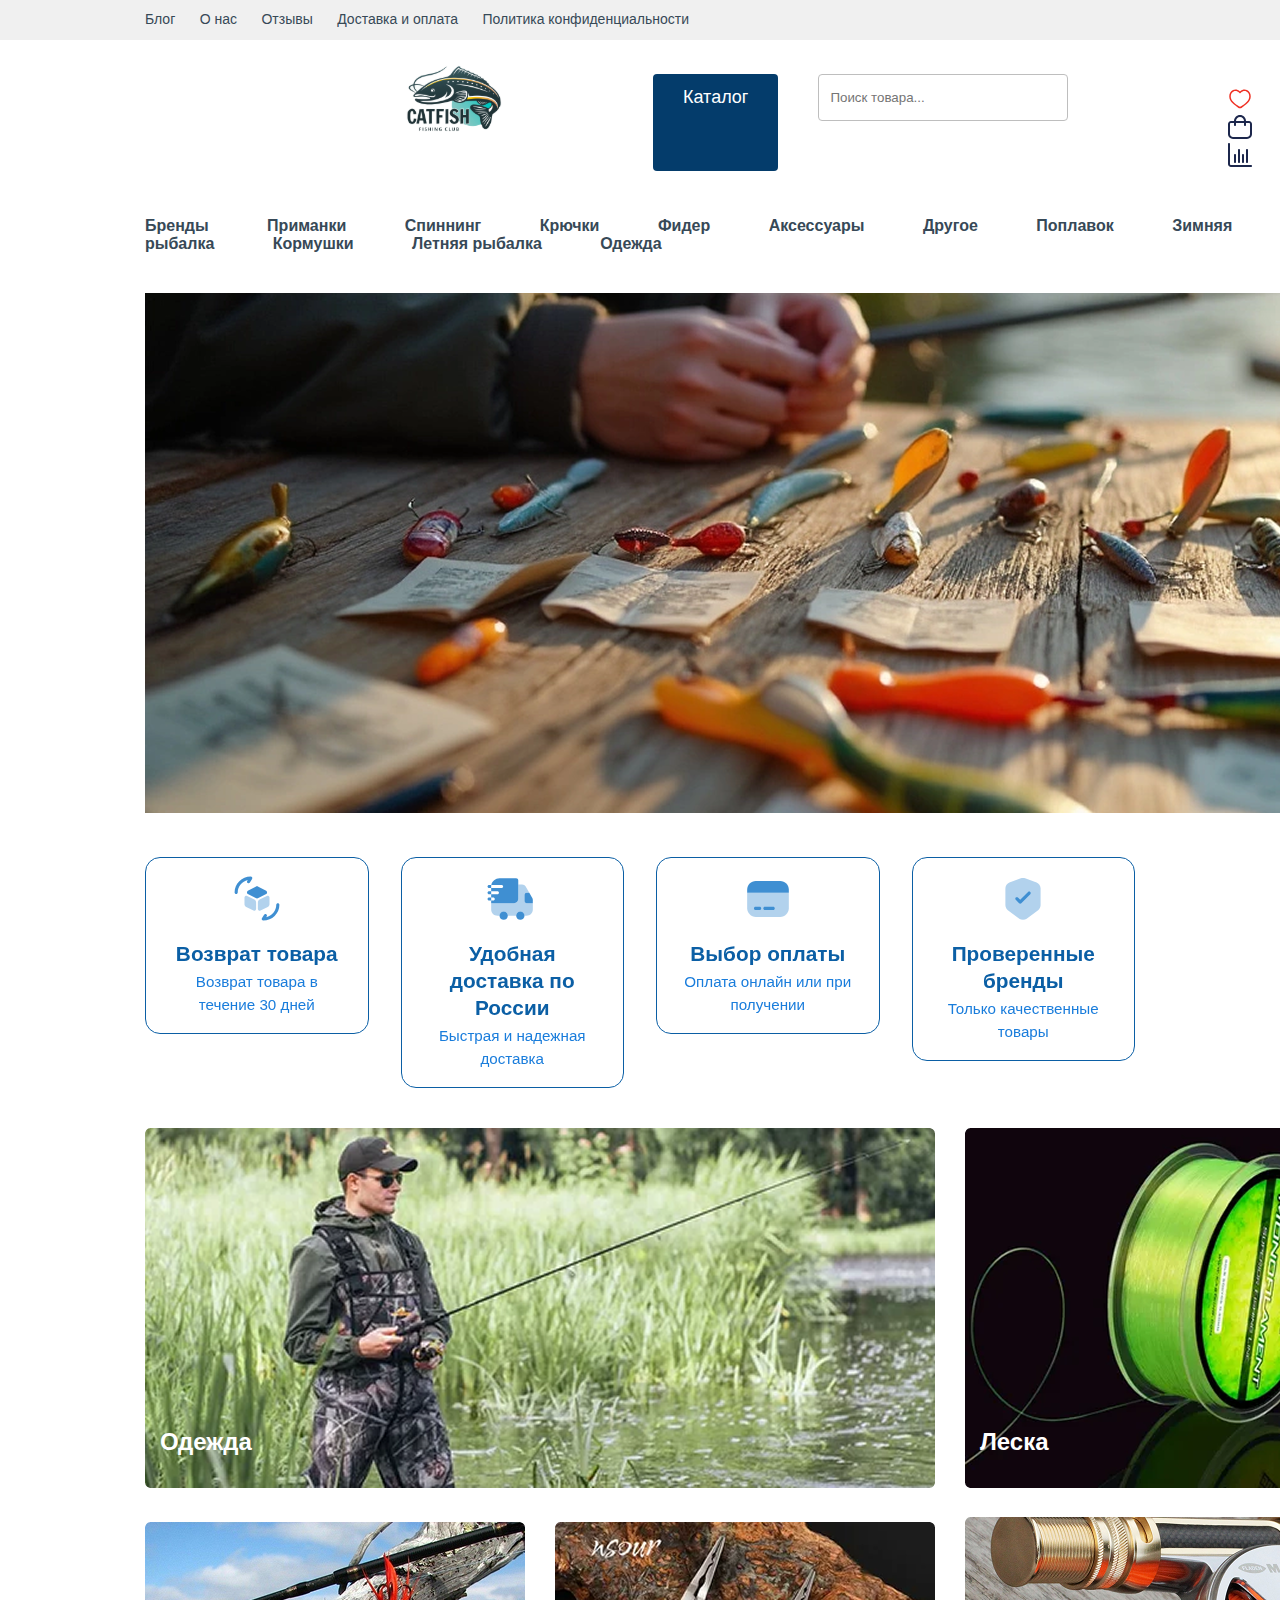
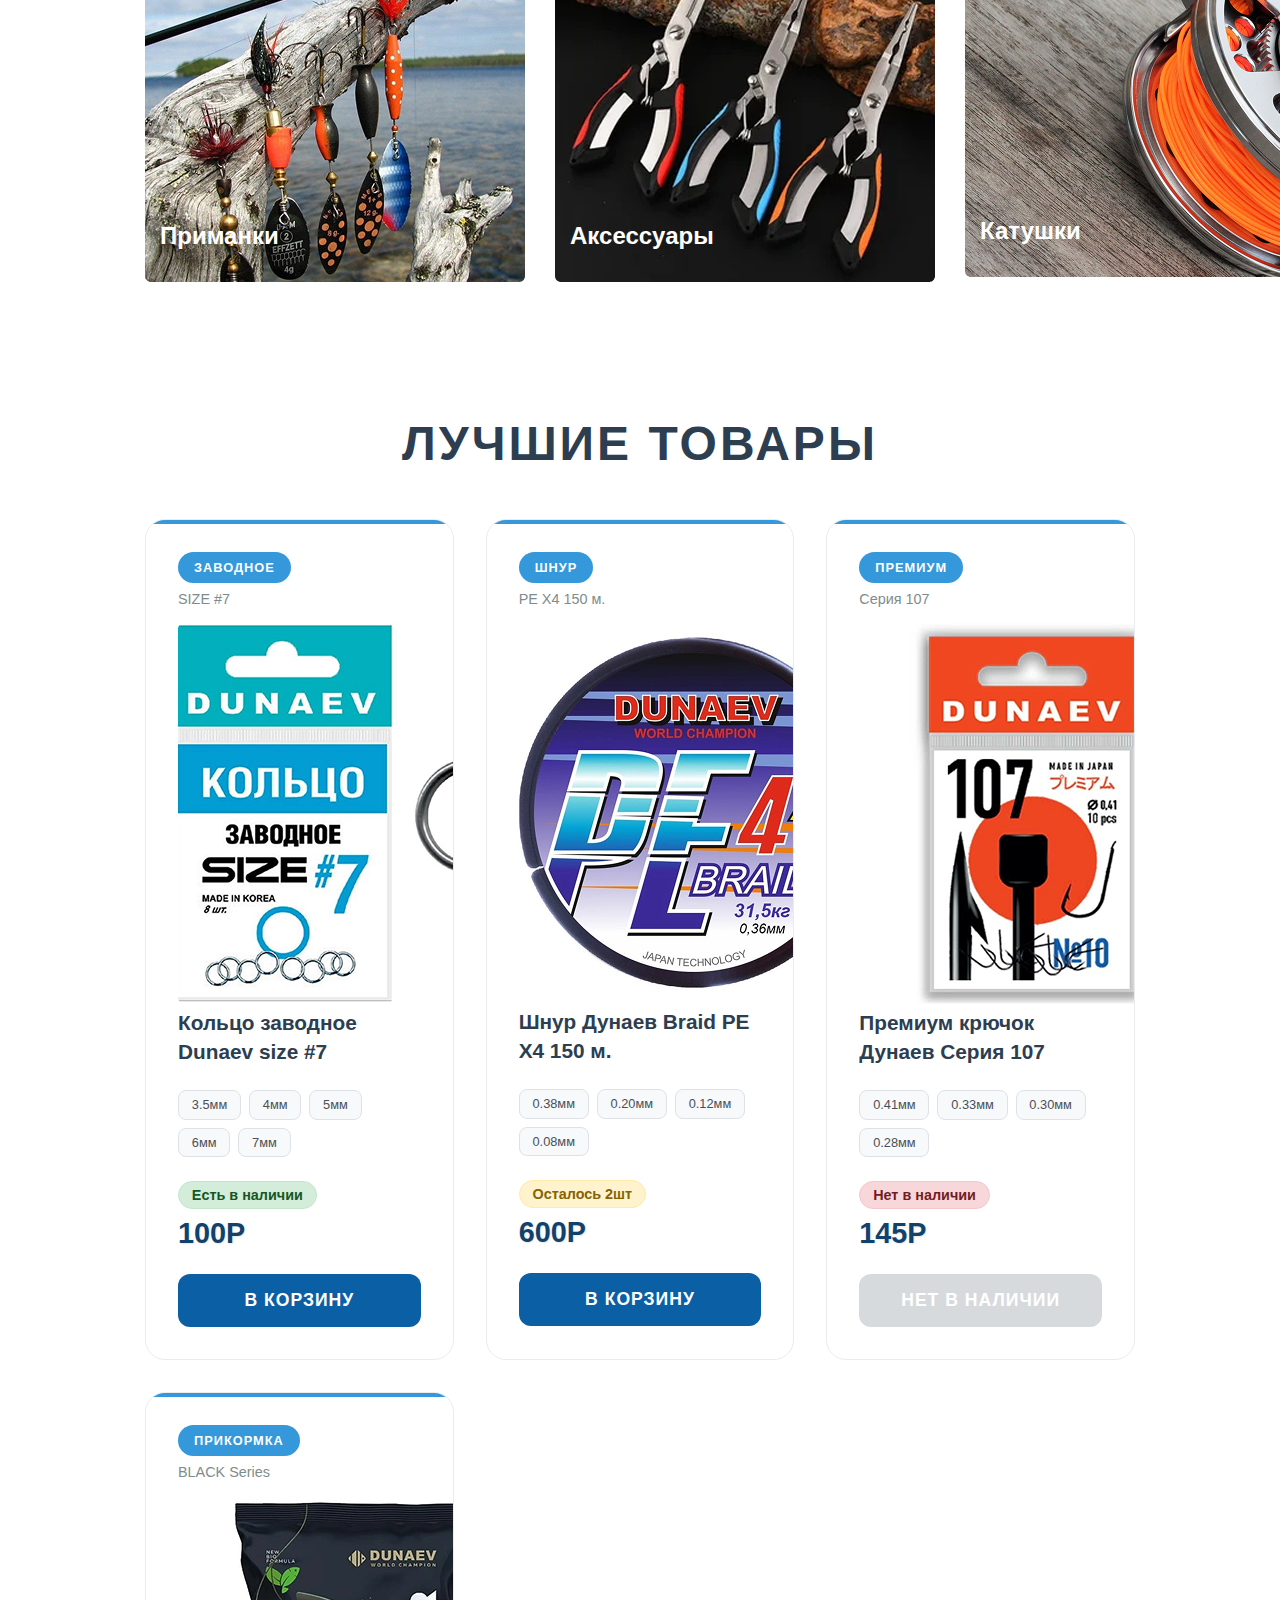
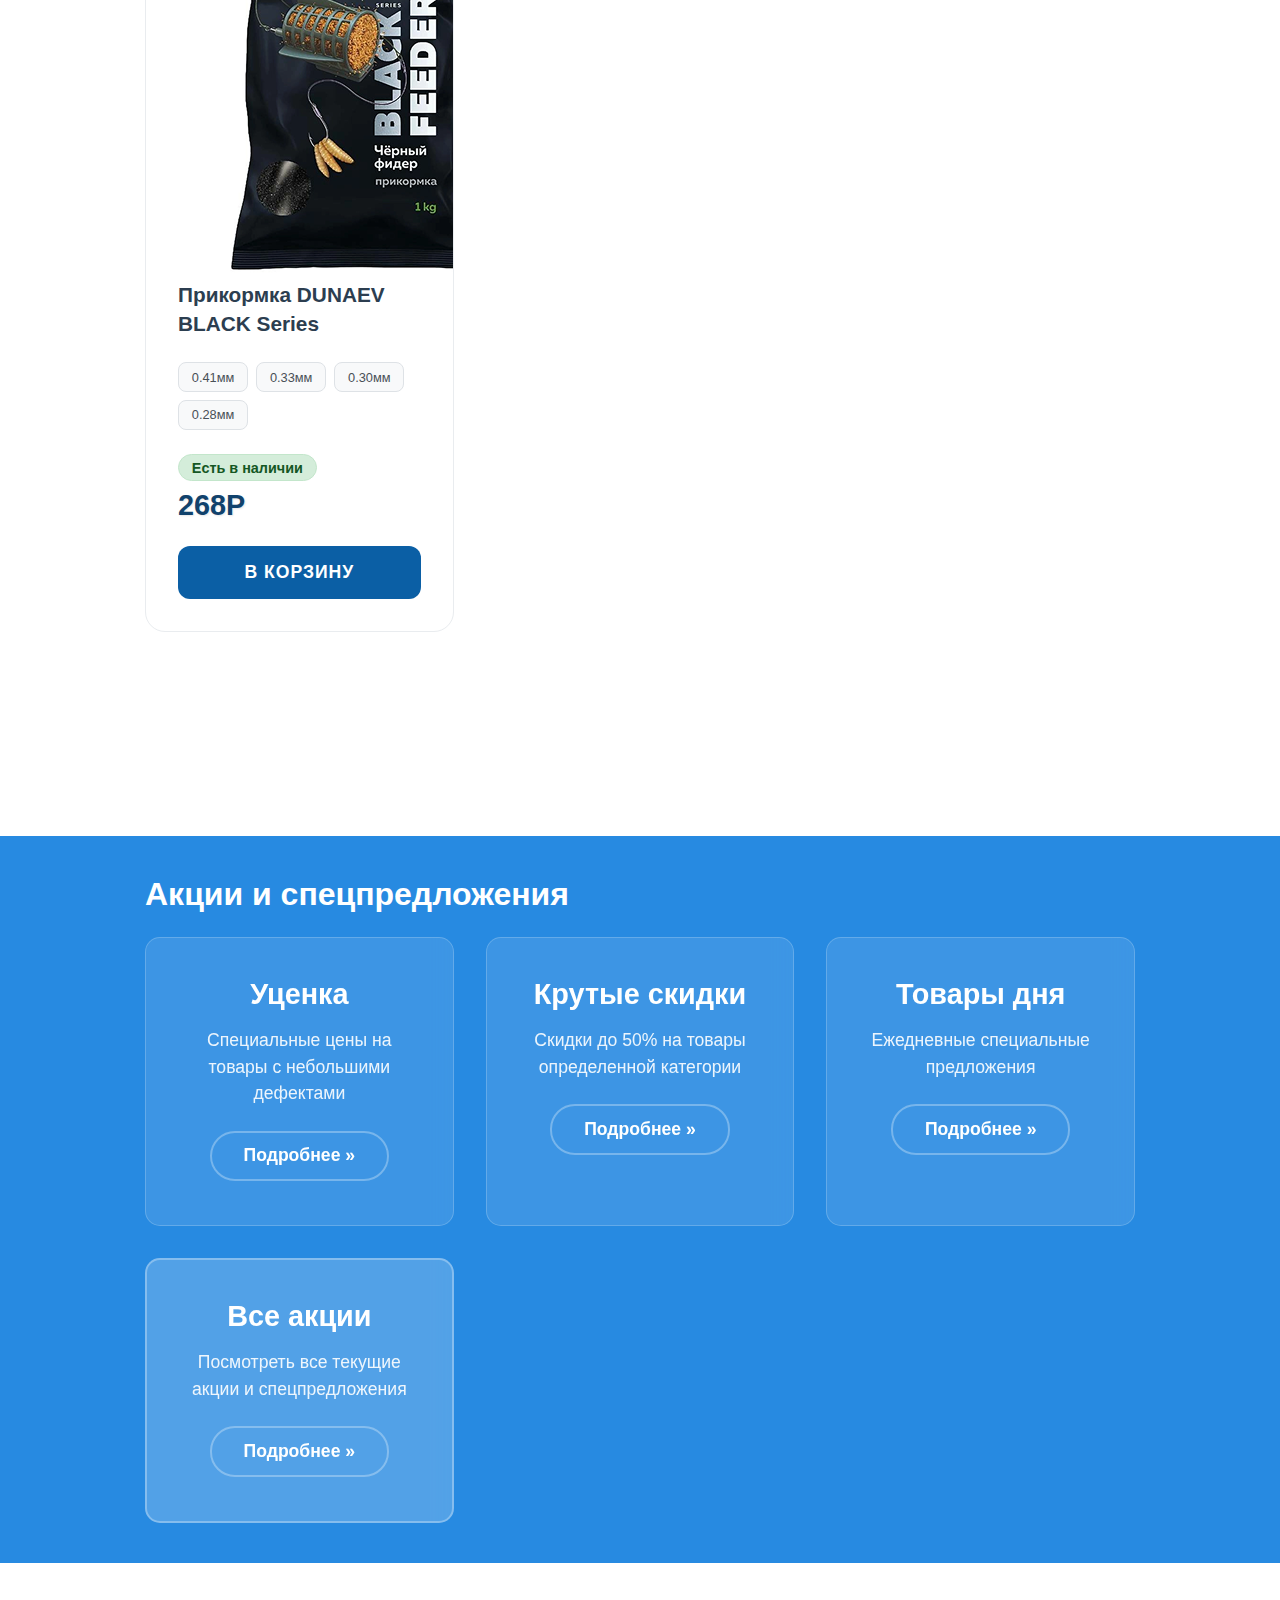
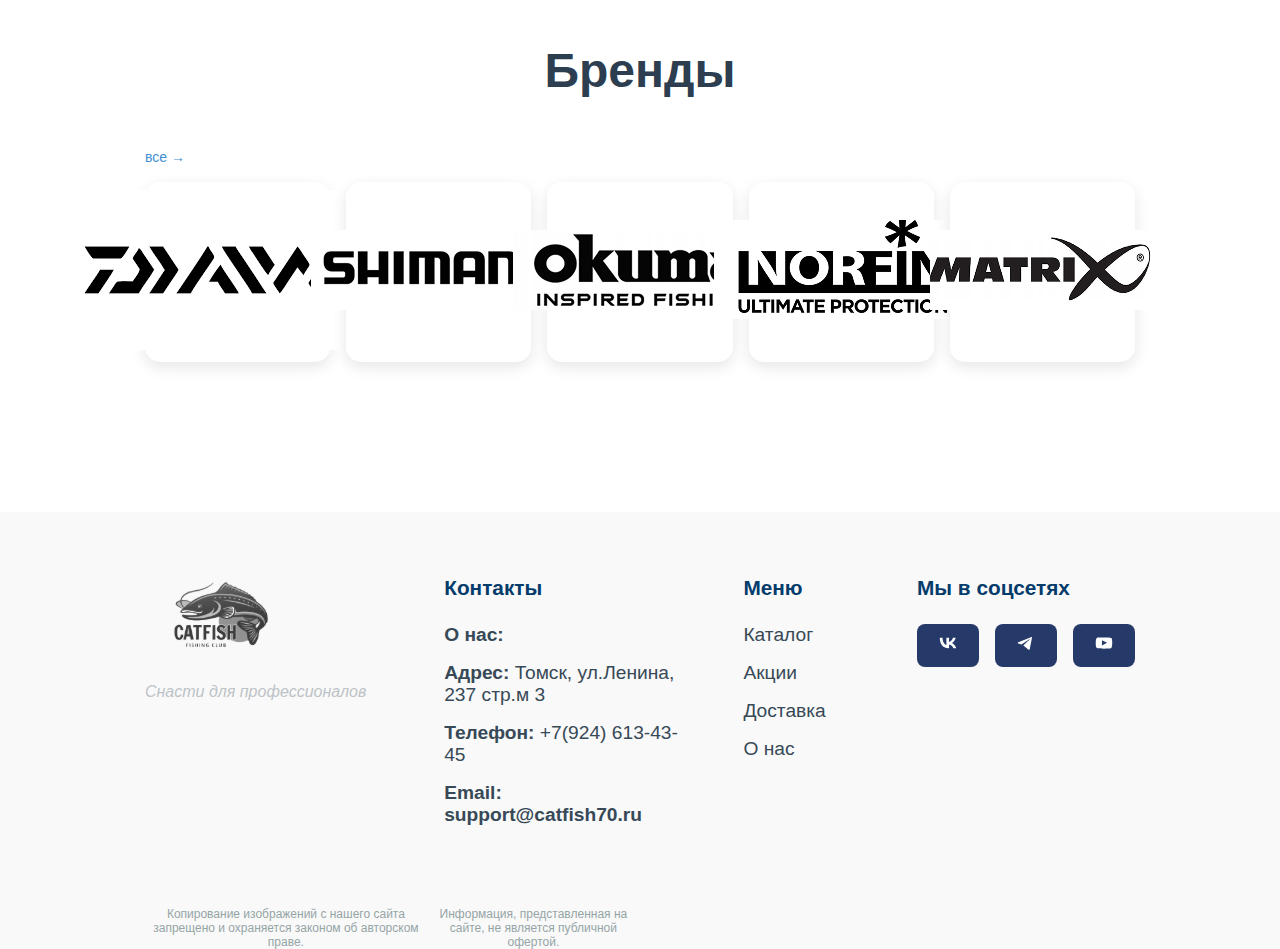
<file: index.html>
<!DOCTYPE html>
<html lang="ru">
<head>
    <meta charset="UTF-8">
    <meta name="viewport" content="width=device-width, initial-scale=1.0">
    <title>Главная страница - Товары для рыбалки</title>
    <link rel="stylesheet" href="css/main.css">
</head>
<body>

<!-- Шапка -->
<header class="header">
    <nav class="header_menu">
        <a>Блог</a>
        <a>О нас</a>
        <a>Отзывы</a>
        <a>Доставка и оплата</a>
        <a>Политика конфиденциальности</a>
        <div class="user_menu">
            <a><b>+7(924) 613-43-45</b></a>
            <a>Личный кабинет</a>
        </div>

    </nav>

    <div class="main-menu">
        <span id="logo">
            <img src="img/logo_site.svg" alt="">
        </span>
        <form class="search-field">
            <a class="button-catalog">Каталог</a>
            <input type="text" placeholder="Поиск товара..." >
            <button type="submit"><img src="img/Magnifer.svg" alt=""></button>

            <div class="icons-menu">
                <img src="img/Heart-blue.svg" alt="">
                <img src="img/fi-rr-shopping-bag.svg" alt="">
                <img src="img/Chart-blue.svg" alt="">
            </div>
        </form>

    </div>

    <nav class="basic-menu">
        <a><b>Бренды</b></a>
        <a><b>Приманки</b></a>
        <a><b>Спиннинг</b></a>
        <a><b>Крючки</b></a>
        <a><b>Фидер</b></a>
        <a><b>Аксессуары</b></a>
        <a><b>Другое</b></a>
        <a><b>Поплавок</b></a>
        <a><b>Зимняя рыбалка</b></a>
        <a><b>Кормушки</b></a>
        <a><b>Летняя рыбалка</b></a>
        <a><b>Одежда</b></a>
    </nav>

</header>

<!-- Главное содержимое -->
<main>
    <section class="banner">
        <img src="img/foto_banner.png" alt="">
    </section>

    <!-- Блок преимуществ компаний -->
    <section class="company-advantages">
        <div class="container">
            <div class="advantages-grid">
                <!-- Преимущество 1 -->
                <div class="advantage-box">
                    <div class="advantage-icon"><img src="img/3d-rotate.svg" alt="Возврат товара" ></div>
                    <div class="advantage-content">
                        <h3 class="advantage-title">Возврат товара</h3>
                        <p class="advantage-description">Возврат товара в течение 30 дней</p>
                    </div>
                </div>

                <!-- Преимущество 2 -->
                <div class="advantage-box">
                    <div class="advantage-icon"><img src="img/icon-delivery.svg" alt="Доставка" ></div>
                    <div class="advantage-content">
                        <h3 class="advantage-title">Удобная доставка по России</h3>
                        <p class="advantage-description">Быстрая и надежная доставка</p>
                    </div>
                </div>

                <!-- Преимущество 3 -->
                <div class="advantage-box">
                    <div class="advantage-icon"><img src="img/card.svg" alt="Карта оплаты" ></div>
                    <div class="advantage-content">
                        <h3 class="advantage-title">Выбор оплаты</h3>
                        <p class="advantage-description">Оплата онлайн или при получении</p>
                    </div>
                </div>

                <!-- Преимущество 4 -->
                <div class="advantage-box">
                    <div class="advantage-icon"><img src="img/shield-tick.svg" alt="Качество товара" ></div>
                    <div class="advantage-content">
                        <h3 class="advantage-title">Проверенные бренды</h3>
                        <p class="advantage-description">Только качественные товары</p>
                    </div>
                </div>
            </div>
        </div>
    </section>


    <!-- Категории -->
    <section class="categories">
        <div class="category_section">
            <p id="header-clothes"><b>Одежда</b></p>
            <img src="img/clothing-section.png" alt="">
        </div>

        <div class="fishing-line">
            <p id="fishing_line_header"><b>Леска</b></p>
            <img src="img/fishing-line.png" alt="Леска для рыбалки">
        </div>

        <div class="category_rods">
            <p id="fishing_rod_header"><b>Удилища</b></p>
            <img src="img/Rods.png" alt="Удилища">
        </div>
    </section>

    <section class="categories_two">
        <div class="category_baits">
            <p id="bait-header"><b>Приманки</b></p>
            <img src="img/baits.png" alt="Приманки">
        </div>

        <div class="category_accessories">
            <p id="header_accessories"><b>Аксессуары</b></p>
            <img src="img/accessories.png" alt="Акссесуары">
        </div>

        <div class="category_coil">
            <p id="header_reel"><b>Катушки</b></p>
            <img src="img/The-coil.png" alt="Катушки">
        </div>
    </section>

    <!-- Блок лучших товаров -->
    <section class="best-products">
        <div class="container">
            <h1 class="best-products-title">Лучшие товары</h1>

            <div class="products-grid">
                <!-- Товар 1 -->
                <div class="product-card">
                    <div class="product-badge">ЗАВОДНОЕ</div>
                    <div class="product-size">SIZE #7</div>
                    <img src="img/spoon.png" alt="Кольцо">
                    <h3 class="product-name">Кольцо заводное Dunaev size #7</h3>

                    <div class="product-sizes">
                        <span class="size-option">3.5мм</span>
                        <span class="size-option">4мм</span>
                        <span class="size-option">5мм</span>
                        <span class="size-option">6мм</span>
                        <span class="size-option">7мм</span>
                    </div>

                    <div class="product-stock in-stock">Есть в наличии</div>
                    <div class="product-price">100P</div>

                    <button class="add-to-cart-btn">В корзину</button>
                </div>

                <!-- Товар 2 -->
                <div class="product-card">
                    <div class="product-badge">ШНУР</div>
                    <div class="product-size">PE X4 150 м.</div>
                    <img src="img/Cord.png" alt="Шнур">
                    <h3 class="product-name">Шнур Дунаев Braid PE X4 150 м.</h3>

                    <div class="product-sizes">
                        <span class="size-option">0.38мм</span>
                        <span class="size-option">0.20мм</span>
                        <span class="size-option">0.12мм</span>
                        <span class="size-option">0.08мм</span>
                    </div>

                    <div class="product-stock low-stock">Осталось 2шт</div>
                    <div class="product-price">600P</div>

                    <button class="add-to-cart-btn">В корзину</button>
                </div>

                <!-- Товар 3 -->
                <div class="product-card">
                    <div class="product-badge">ПРЕМИУМ</div>
                    <div class="product-size">Серия 107</div>
                    <img src="img/hooks.png" alt="Крючок">
                    <h3 class="product-name">Премиум крючок Дунаев Серия 107</h3>

                    <div class="product-sizes">
                        <span class="size-option">0.41мм</span>
                        <span class="size-option">0.33мм</span>
                        <span class="size-option">0.30мм</span>
                        <span class="size-option">0.28мм</span>
                    </div>

                    <div class="product-stock out-of-stock">Нет в наличии</div>
                    <div class="product-price">145P</div>

                    <button class="add-to-cart-btn" disabled>Нет в наличии</button>
                </div>

                <!-- Товар 4 -->
                <div class="product-card">
                    <div class="product-badge">ПРИКОРМКА</div>
                    <div class="product-size">BLACK Series</div>
                    <img src="img/lure.png" alt="Прикормка">
                    <h3 class="product-name">Прикормка DUNAEV BLACK Series</h3>

                    <div class="product-sizes">
                        <span class="size-option">0.41мм</span>
                        <span class="size-option">0.33мм</span>
                        <span class="size-option">0.30мм</span>
                        <span class="size-option">0.28мм</span>
                    </div>

                    <div class="product-stock in-stock">Есть в наличии</div>
                    <div class="product-price">268P</div>

                    <button class="add-to-cart-btn">В корзину</button>
                </div>
            </div>
    </section>

    <!-- Акции и спецпредложения -->
    <section class="promotions">
        <div class="container">
            <h1 class="section-title">Акции и спецпредложения</h1>
            <div class="promotions__grid">
                <div class="promotion-card">
                    <div class="promotion-card__content">
                        <h3 class="promotion-card__title">Уценка</h3>
                        <p class="promotion-card__description">Специальные цены на товары с небольшими дефектами</p>
                        <a href="#" class="promotion-card__link">Подробнее »</a>
                    </div>
                </div>
                <div class="promotion-card">
                    <div class="promotion-card__content">
                        <h3 class="promotion-card__title">Крутые скидки</h3>
                        <p class="promotion-card__description">Скидки до 50% на товары определенной категории</p>
                        <a href="#" class="promotion-card__link">Подробнее »</a>
                    </div>
                </div>
                <div class="promotion-card">
                    <div class="promotion-card__content">
                        <h3 class="promotion-card__title">Товары дня</h3>
                        <p class="promotion-card__description">Ежедневные специальные предложения</p>
                        <a href="#" class="promotion-card__link">Подробнее »</a>
                    </div>
                </div>
                <div class="promotion-card promotion-card--all">
                    <div class="promotion-card__content">
                        <h3 class="promotion-card__title">Все акции</h3>
                        <p class="promotion-card__description">Посмотреть все текущие акции и спецпредложения</p>
                        <a href="#" class="promotion-card__link">Подробнее »</a>
                    </div>
                </div>
            </div>
        </div>
    </section>

    <!-- Блок брендов -->
    <section class="brands-section-images">
        <div class="container">
            <div class="brands-header">
                <h2 class="brands-title">Бренды</h2>
                <a href="#" class="view-all-link">Посмотреть все →</a>
            </div>

            <div class="brands-grid-images">
                <div class="brand-item">
                    <div class="brand-image">
                        <!-- Можно добавить img или использовать span как запасной вариант -->
                        <img src="img/dawa_logo.png" alt="">
                    </div>
                </div>
                <!-- остальные бренды... -->
                <div class="brand-item">
                    <div class="brand-image">
                        <!-- Можно добавить img или использовать span как запасной вариант -->
                        <img src="img/shimano_logo.png" alt="">
                    </div>
                </div>
                <div class="brand-item">
                    <div class="brand-image">
                        <!-- Можно добавить img или использовать span как запасной вариант -->
                        <img src="img/okuma_logo.png" alt="">
                    </div>
                </div>
                <div class="brand-item">
                    <div class="brand-image">
                        <!-- Можно добавить img или использовать span как запасной вариант -->
                        <img src="img/norfin_logo.png" alt="">
                    </div>
                </div>
                <div class="brand-item">
                    <div class="brand-image">
                        <!-- Можно добавить img или использовать span как запасной вариант -->
                        <img src="img/matrix_logo.png" alt="">
                    </div>
                </div>
            </div>
        </div>
    </section>
</main>

    <!-- Подвал сайта -->
<footer class="footer-columns">
    <div class="container_footer">
        <div class="footer-grid">
            <!-- Колонка 1 - Бренд -->
            <div class="footer-col">
                <div class="footer-logo">
                    <span class="logo-icon"><img src="img/logo-grey.svg" alt=""></span>
                </div>
                <p class="brand-tagline">Снасти для профессионалов</p>
            </div>

            <!-- Колонка 2 - Контакты -->
            <div class="footer-col">
                <h4>Контакты</h4>
                <div class="contact-list">
                    <div class="contact-line">
                        <strong>О нас:</strong>
                    </div>
                    <div class="contact-line">
                        <strong>Адрес:</strong> Томск, ул.Ленина, 237 стр.м 3
                    </div>
                    <div class="contact-line">
                        <strong>Телефон:</strong> +7(924) 613-43-45
                    </div>
                    <div class="contact-line">
                        <strong>Email:</strong> <b>support@catfish70.ru</b>
                    </div>
                </div>
            </div>

            <!-- Колонка 3 - Быстрые ссылки -->
            <div class="footer-col">
                <h4>Меню</h4>
                <ul class="footer-links">
                    <li><a href="#">Каталог</a></li>
                    <li><a href="#">Акции</a></li>
                    <li><a href="#">Доставка</a></li>
                    <li><a href="#">О нас</a></li>
                </ul>
            </div>

            <!-- Колонка 4 - Соцсети -->
            <div class="footer-col">
                <h4>Мы в соцсетях</h4>
                <div class="social-buttons">
                    <a href="#" class="social-btn"><img src="img/vk_icon.svg" alt=""></a>
                    <a href="#" class="social-btn"><img src="img/tg_icon.svg" alt=""></a>
                    <a href="#" class="social-btn"><img src="img/yt_icon.svg" alt=""></a>
                </div>
            </div>
        </div>

        <div class="footer-copyright">
            <p>Копирование изображений с нашего сайта запрещено и охраняется законом об авторском праве.</p>
            <p>Информация, представленная на сайте, не является публичной офертой.</p>
        </div>
    </div>
</footer>
</body>
</html>
</file>
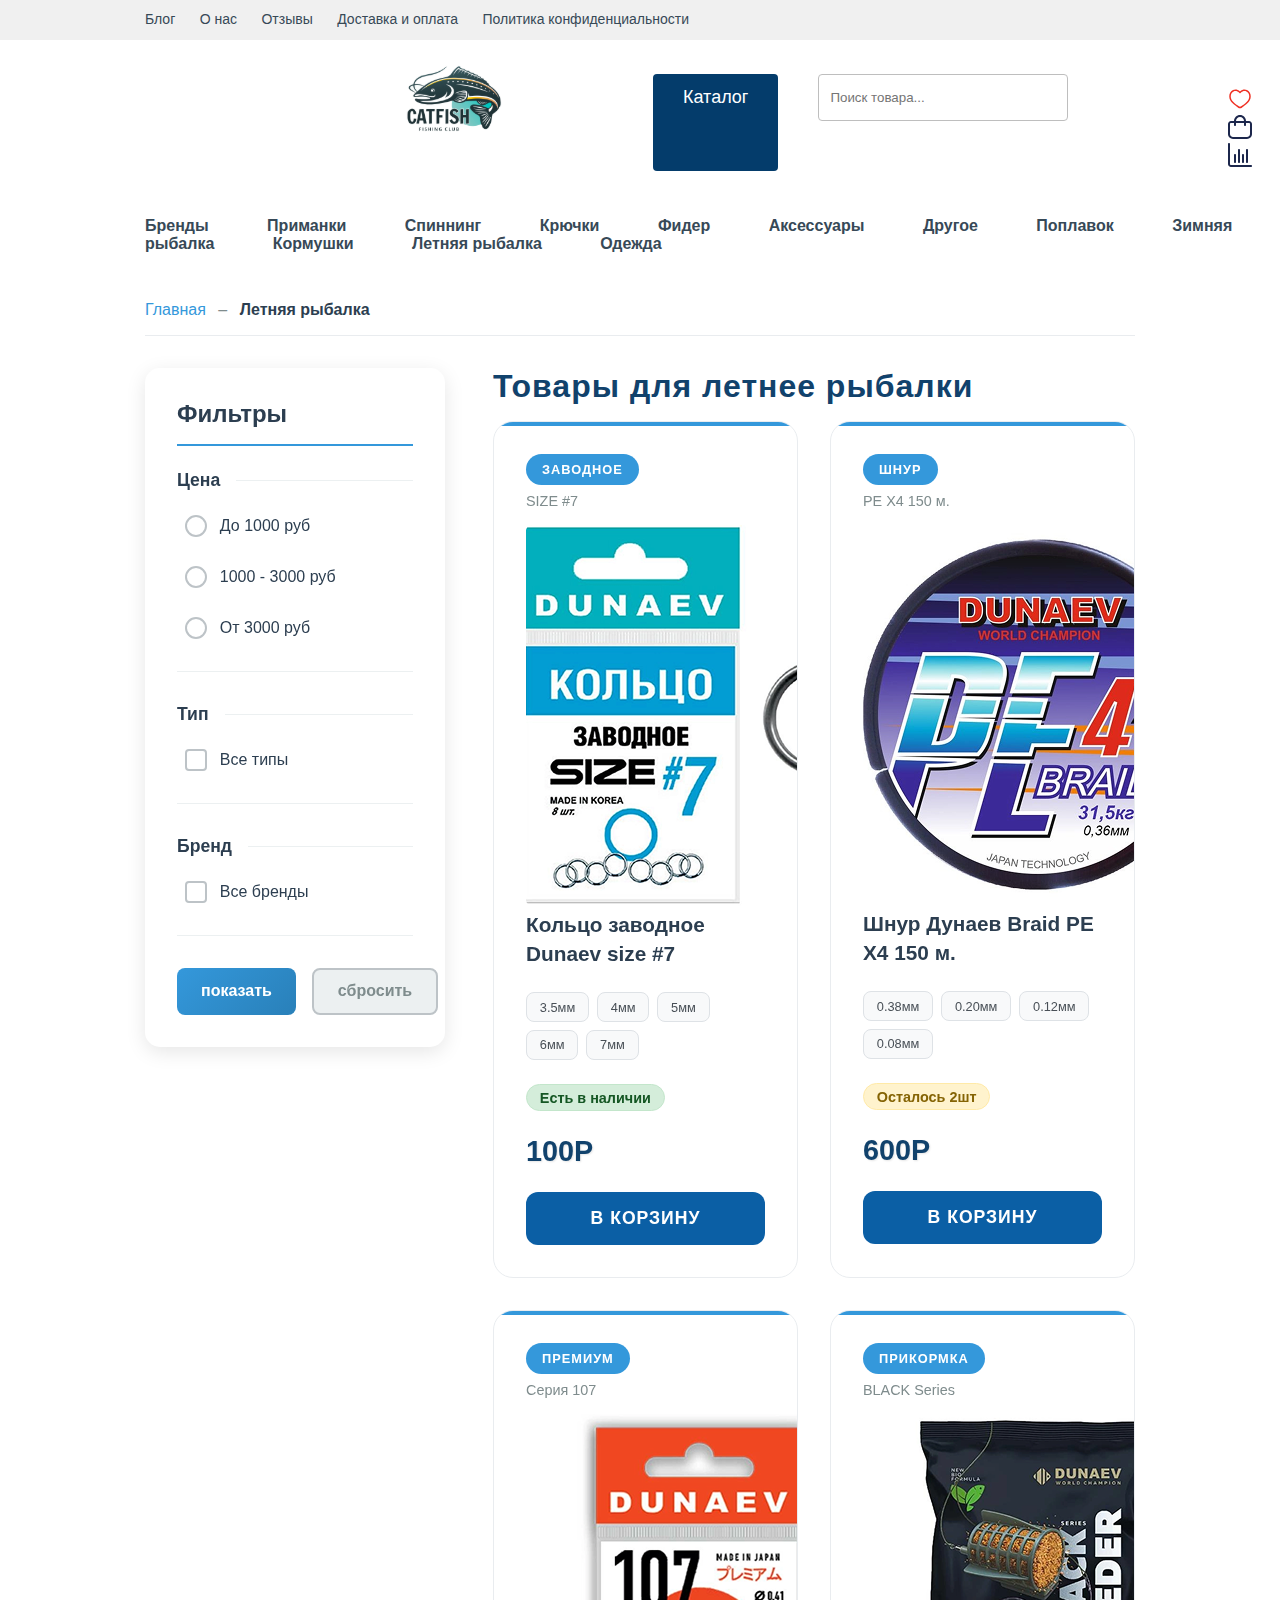
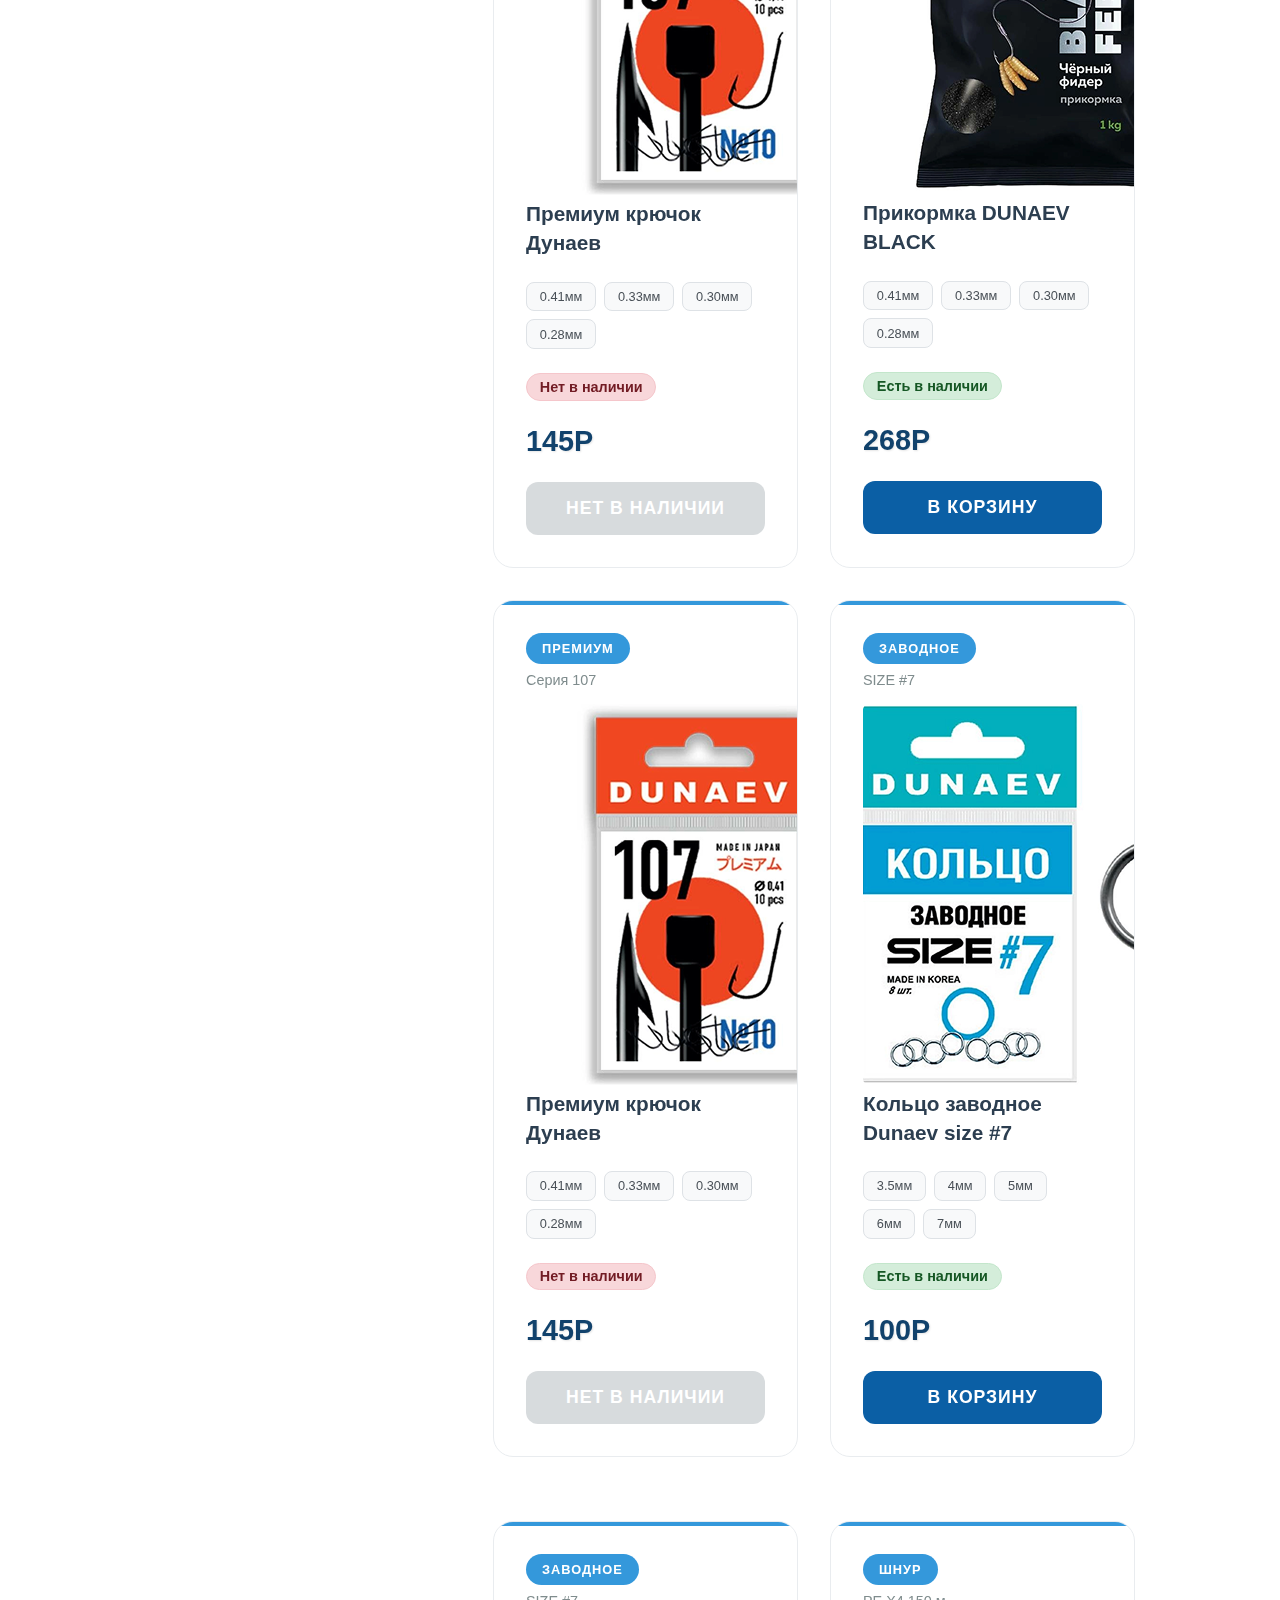
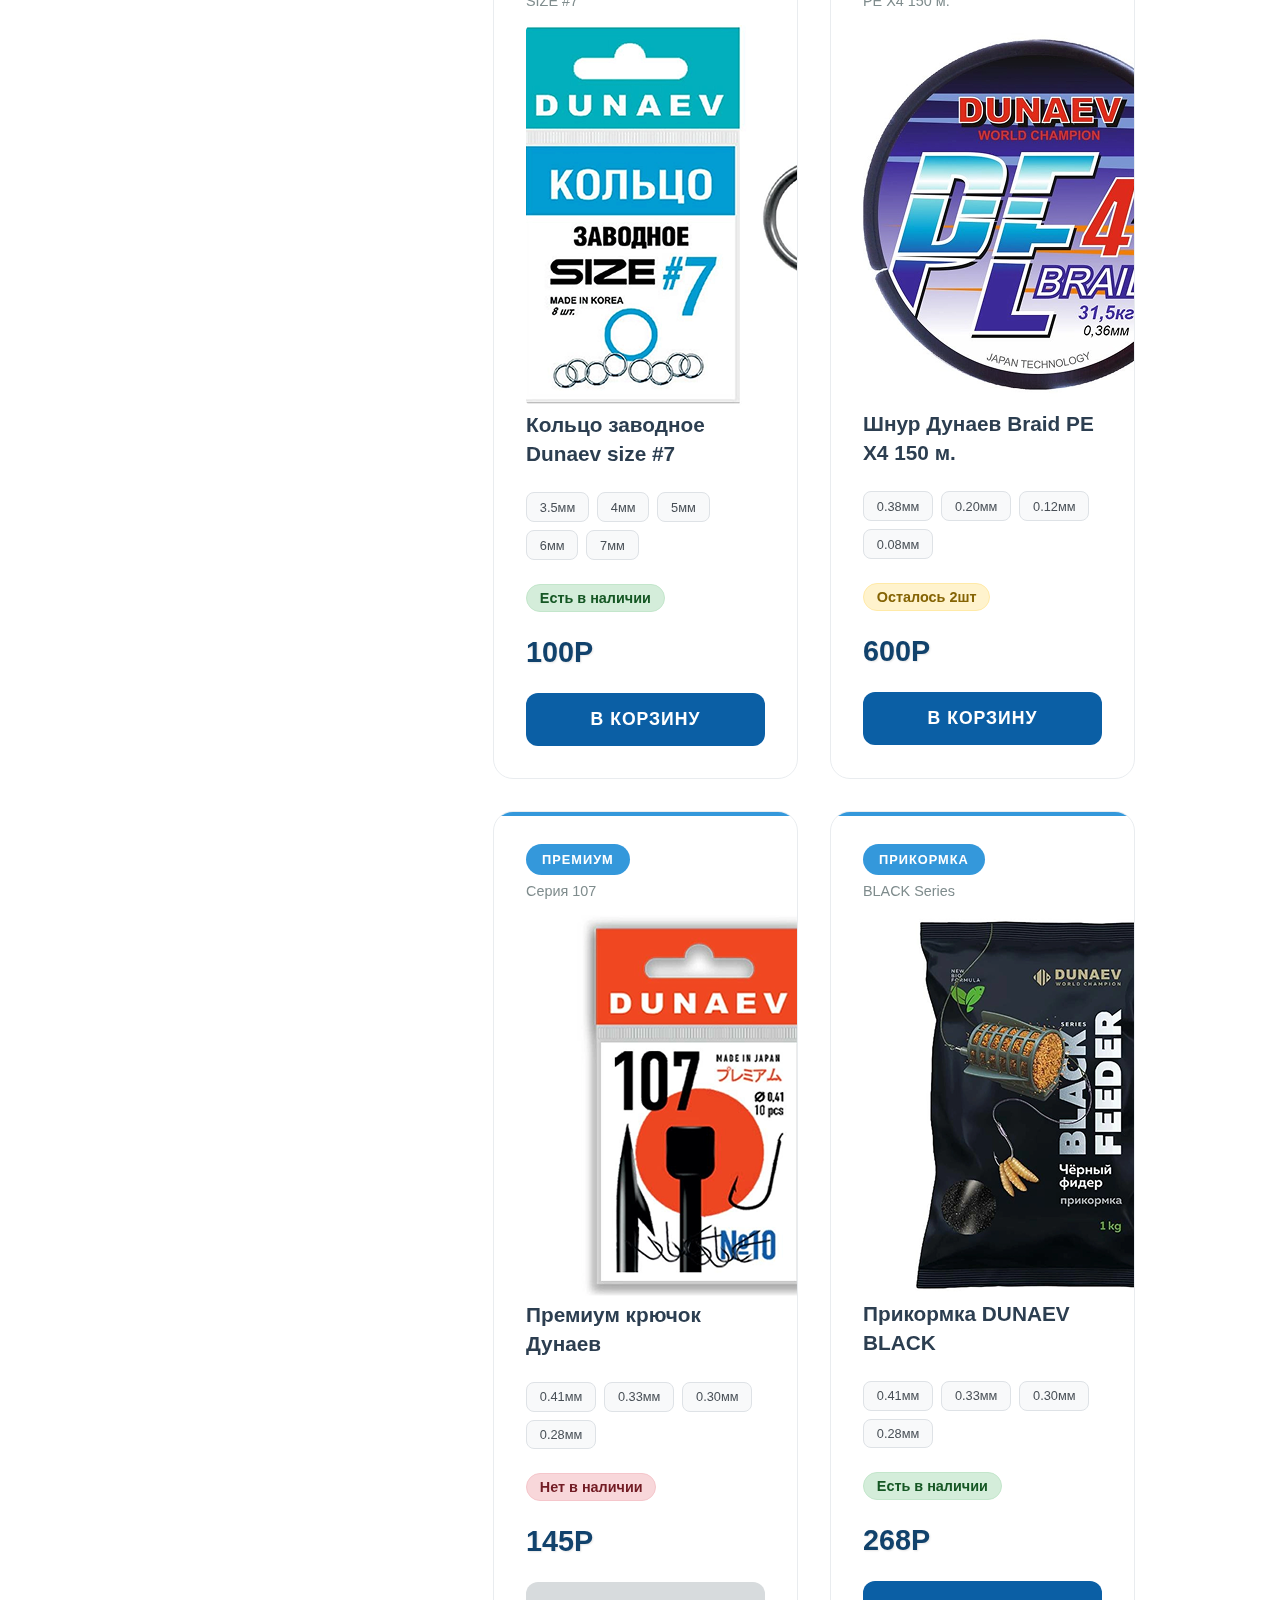
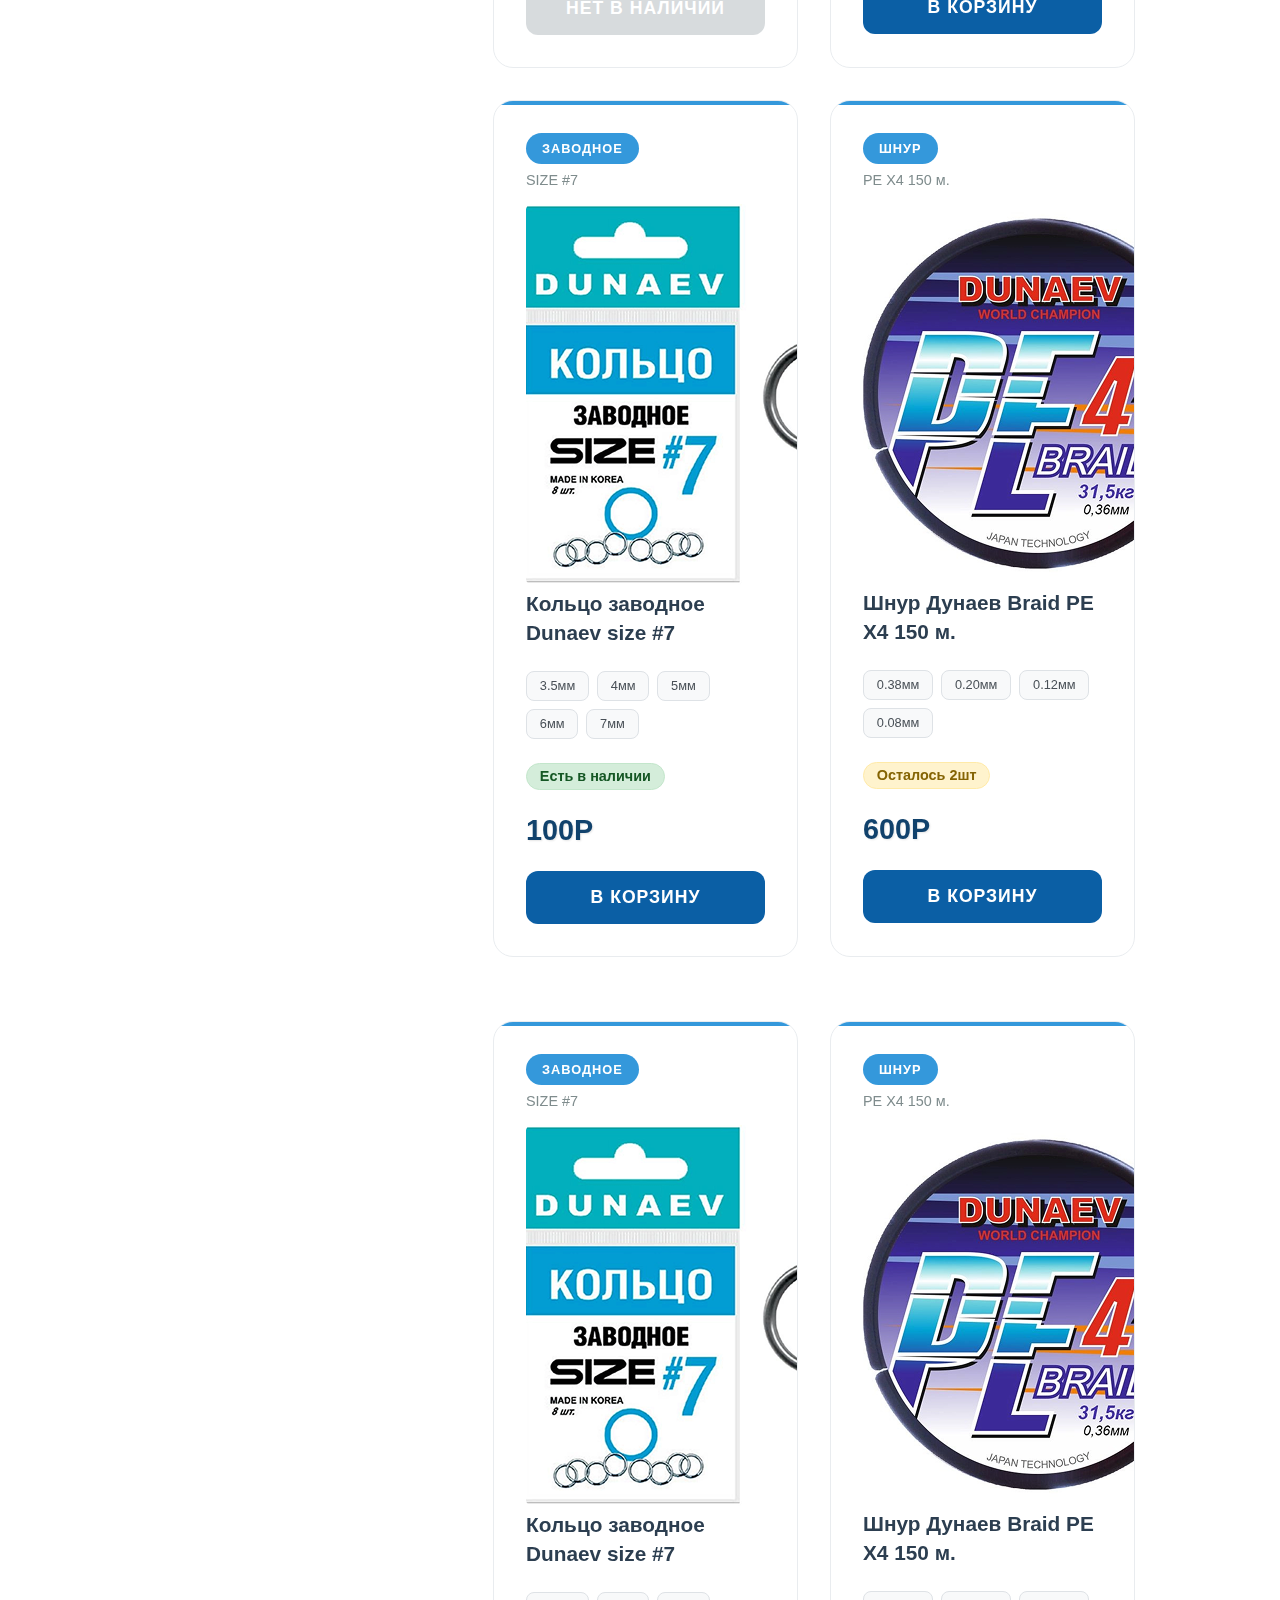
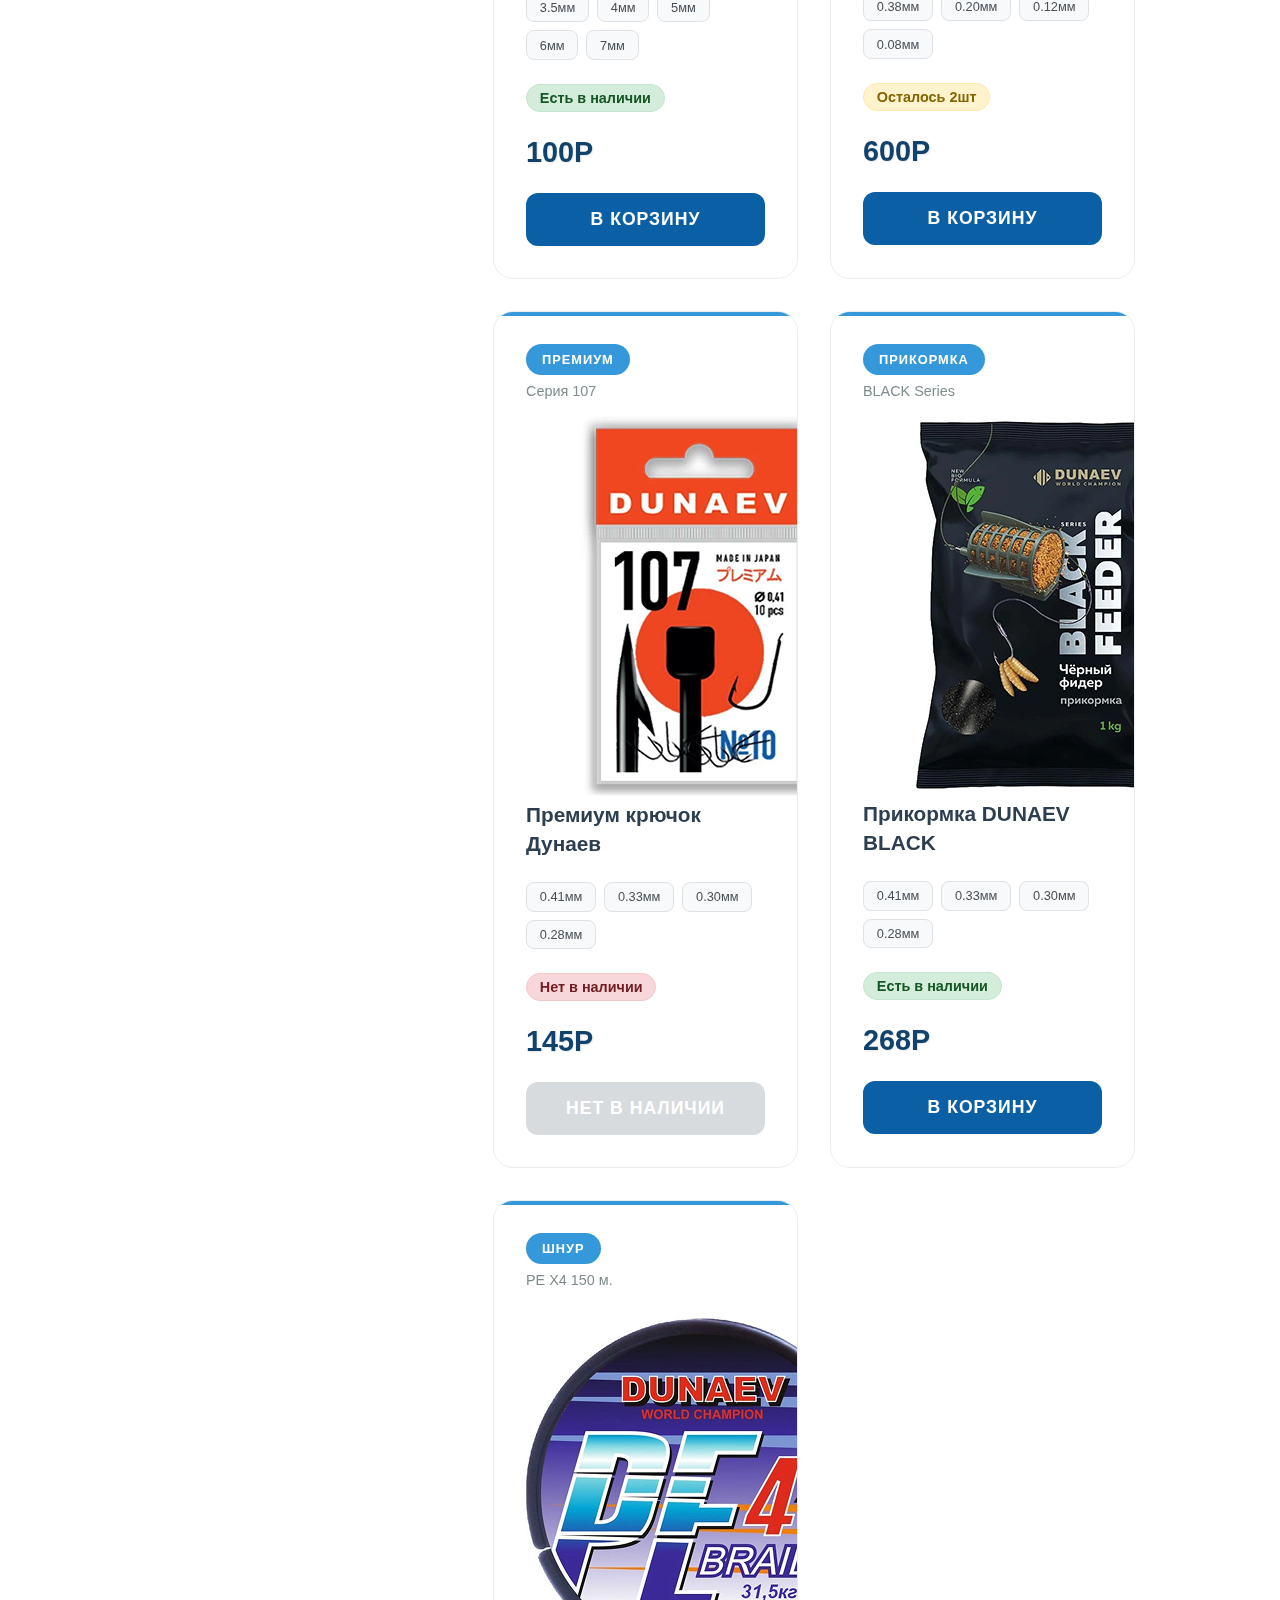
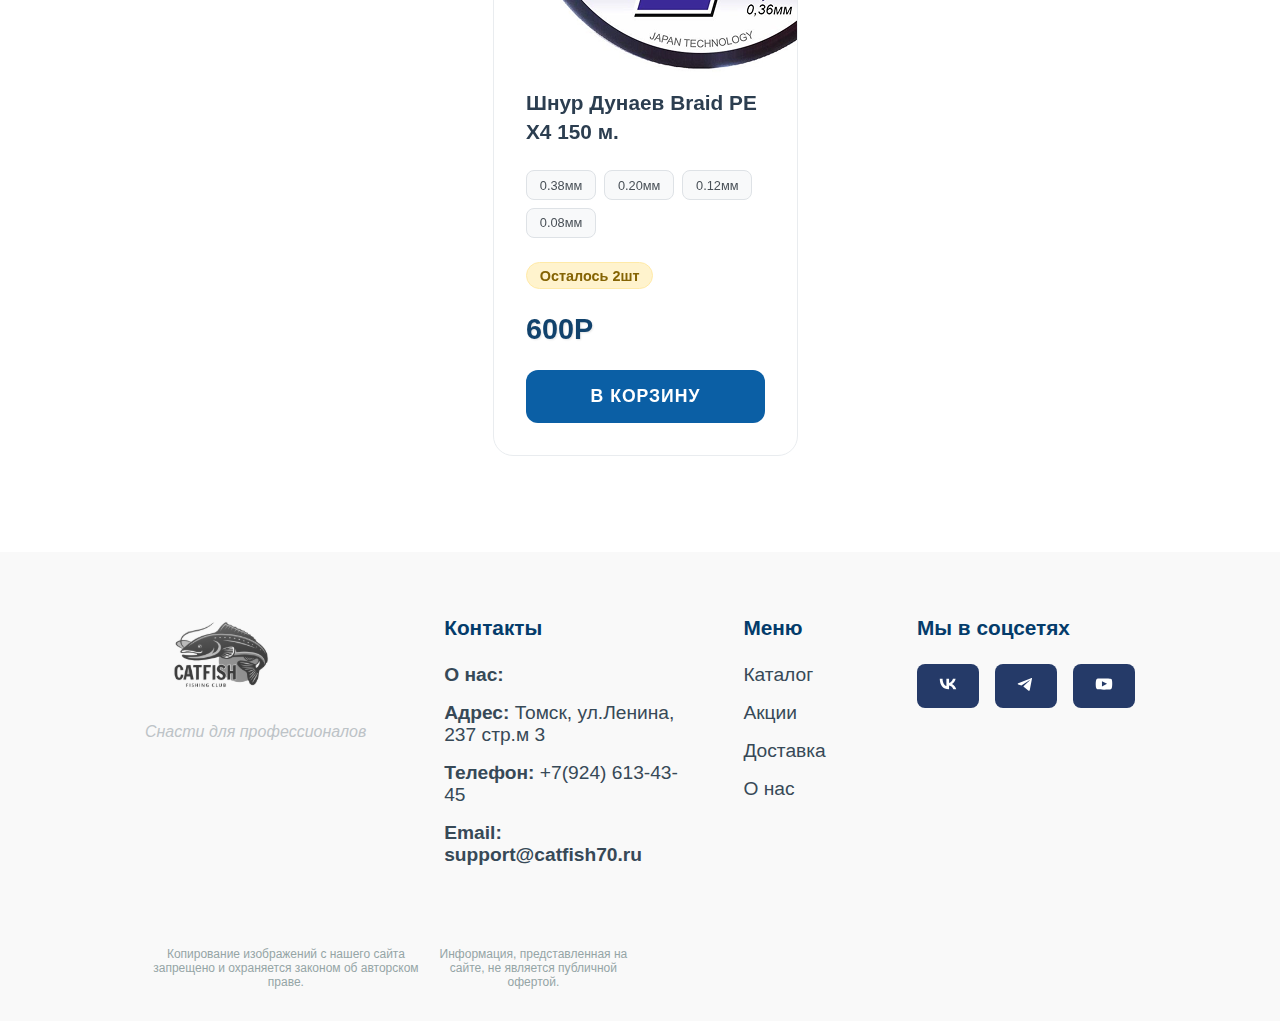
<file: catalog.html>
<!DOCTYPE html>
<html lang="ru">
<head>
    <meta charset="UTF-8">
    <meta name="viewport" content="width=device-width, initial-scale=1.0">
    <title>Каталог</title>
    <link rel="stylesheet" href="css/style.css">
</head>
<body>
<!-- Шапка -->
<header class="header">
    <nav class="header_menu">
        <a>Блог</a>
        <a>О нас</a>
        <a>Отзывы</a>
        <a>Доставка и оплата</a>
        <a>Политика конфиденциальности</a>
        <img src="img/Phone-Rounded.svg" alt="">
        <div class="user_menu">
            <a><b>+7(924) 613-43-45</b></a>
            <a>Личный кабинет</a>
        </div>
    </nav>

    <div class="main-menu">
        <span id="logo">
            <img src="img/logo_site.svg" alt="">
        </span>
        <form class="search-field">
            <a class="button-catalog">Каталог</a>
            <input type="text" placeholder="Поиск товара..." >
            <button type="submit"><img src="img/Magnifer.svg" alt=""></button>

            <div class="icons-menu">
                <img src="img/Heart-blue.svg" alt="">
                <img src="img/fi-rr-shopping-bag.svg" alt="">
                <img src="img/Chart-blue.svg" alt="">
            </div>
        </form>

    </div>

    <nav class="basic-menu">
        <a><b>Бренды</b></a>
        <a><b>Приманки</b></a>
        <a><b>Спиннинг</b></a>
        <a><b>Крючки</b></a>
        <a><b>Фидер</b></a>
        <a><b>Аксессуары</b></a>
        <a><b>Другое</b></a>
        <a><b>Поплавок</b></a>
        <a><b>Зимняя рыбалка</b></a>
        <a><b>Кормушки</b></a>
        <a><b>Летняя рыбалка</b></a>
        <a><b>Одежда</b></a>
    </nav>

</header>
<main>
    <!-- Блок фильтрации товаров -->
    <section class="products-filter">
        <div class="container">
            <!-- Хлебные крошки -->
            <div class="breadcrumbs">
                <a href="#" class="breadcrumb-link">Главная</a>
                <span class="breadcrumb-separator">–</span>
                <span class="breadcrumb-current">Летняя рыбалка</span>
            </div>

            <div class="filter-container">
                <!-- Левая панель фильтров -->
                <aside class="filter-sidebar">
                    <h2 class="filter-title">Фильтры</h2>

                    <!-- Фильтр по цене -->
                    <div class="filter-group">
                        <h3 class="filter-group-title">Цена</h3>
                        <div class="price-options">
                            <label class="radio-option">
                                <input type="radio" name="price" value="low">
                                <span class="radio-custom"></span>
                                <span class="radio-label">До 1000 руб</span>
                            </label>
                            <label class="radio-option">
                                <input type="radio" name="price" value="medium">
                                <span class="radio-custom"></span>
                                <span class="radio-label">1000 - 3000 руб</span>
                            </label>
                            <label class="radio-option">
                                <input type="radio" name="price" value="high">
                                <span class="radio-custom"></span>
                                <span class="radio-label">От 3000 руб</span>
                            </label>
                        </div>
                    </div>

                    <!-- Фильтр по типу -->
                    <div class="filter-group">
                        <h3 class="filter-group-title">Тип</h3>
                        <div class="checkbox-options">
                            <label class="checkbox-option">
                                <input type="checkbox" name="type">
                                <span class="checkbox-custom">✓</span>
                                <span class="checkbox-label">Все типы</span>
                            </label>
                        </div>
                    </div>

                    <!-- Фильтр по бренду -->
                    <div class="filter-group">
                        <h3 class="filter-group-title">Бренд</h3>
                        <div class="checkbox-options">
                            <label class="checkbox-option">
                                <input type="checkbox" name="brand">
                                <span class="checkbox-custom">✓</span>
                                <span class="checkbox-label">Все бренды</span>
                            </label>
                        </div>
                    </div>

                    <!-- Кнопки фильтрации -->
                    <div class="filter-actions">
                        <button class="filter-btn apply-btn">показать</button>
                        <button class="filter-btn reset-btn">сбросить</button>
                    </div>
                </aside>

                <div class="container">
                    <h1 class="best-products-title">Товары для летнее рыбалки</h1>

                    <div class="products-grid">
                        <!-- Товар 1 -->
                        <div class="product-card">
                            <div class="product-badge">ЗАВОДНОЕ</div>
                            <div class="product-size">SIZE #7</div>
                            <img src="img/spoon.png" alt="Кольцо">
                            <h3 class="product-name">Кольцо заводное Dunaev size #7</h3>

                            <div class="product-sizes">
                                <span class="size-option">3.5мм</span>
                                <span class="size-option">4мм</span>
                                <span class="size-option">5мм</span>
                                <span class="size-option">6мм</span>
                                <span class="size-option">7мм</span>
                            </div>

                            <div class="product-stock in-stock">Есть в наличии</div>
                            <div class="product-price">100P</div>

                            <button class="add-to-cart-btn">В корзину</button>
                        </div>

                        <!-- Товар 2 -->
                        <div class="product-card">
                            <div class="product-badge">ШНУР</div>
                            <div class="product-size">PE X4 150 м.</div>
                            <img src="img/Cord.png" alt="Шнур">
                            <h3 class="product-name">Шнур Дунаев Braid PE X4 150 м.</h3>

                            <div class="product-sizes">
                                <span class="size-option">0.38мм</span>
                                <span class="size-option">0.20мм</span>
                                <span class="size-option">0.12мм</span>
                                <span class="size-option">0.08мм</span>
                            </div>

                            <div class="product-stock low-stock">Осталось 2шт</div>
                            <div class="product-price">600P</div>

                            <button class="add-to-cart-btn">В корзину</button>
                        </div>

                        <!-- Товар 3 -->
                        <div class="product-card">
                            <div class="product-badge">ПРЕМИУМ</div>
                            <div class="product-size">Серия 107</div>
                            <img src="img/hooks.png" alt="Крючок">
                            <h3 class="product-name">Премиум крючок Дунаев </h3>

                            <div class="product-sizes">
                                <span class="size-option">0.41мм</span>
                                <span class="size-option">0.33мм</span>
                                <span class="size-option">0.30мм</span>
                                <span class="size-option">0.28мм</span>
                            </div>

                            <div class="product-stock out-of-stock">Нет в наличии</div>
                            <div class="product-price">145P</div>

                            <button class="add-to-cart-btn" disabled>Нет в наличии</button>
                        </div>

                        <!-- Товар 4 -->
                        <div class="product-card">
                            <div class="product-badge">ПРИКОРМКА</div>
                            <div class="product-size">BLACK Series</div>
                            <img src="img/lure.png" alt="Прикормка">
                            <h3 class="product-name">Прикормка DUNAEV BLACK</h3>

                            <div class="product-sizes">
                                <span class="size-option">0.41мм</span>
                                <span class="size-option">0.33мм</span>
                                <span class="size-option">0.30мм</span>
                                <span class="size-option">0.28мм</span>
                            </div>

                            <div class="product-stock in-stock">Есть в наличии</div>
                            <div class="product-price">268P</div>

                            <button class="add-to-cart-btn">В корзину</button>
                        </div>
                        <div class="product-card">
                            <div class="product-badge">ПРЕМИУМ</div>
                            <div class="product-size">Серия 107</div>
                            <img src="img/hooks.png" alt="Крючок">
                            <h3 class="product-name">Премиум крючок Дунаев </h3>

                            <div class="product-sizes">
                                <span class="size-option">0.41мм</span>
                                <span class="size-option">0.33мм</span>
                                <span class="size-option">0.30мм</span>
                                <span class="size-option">0.28мм</span>
                            </div>

                            <div class="product-stock out-of-stock">Нет в наличии</div>
                            <div class="product-price">145P</div>

                            <button class="add-to-cart-btn" disabled>Нет в наличии</button>
                        </div>
                        <!-- Товар 1 -->
                        <div class="product-card">
                            <div class="product-badge">ЗАВОДНОЕ</div>
                            <div class="product-size">SIZE #7</div>
                            <img src="img/spoon.png" alt="Кольцо">
                            <h3 class="product-name">Кольцо заводное Dunaev size #7</h3>

                            <div class="product-sizes">
                                <span class="size-option">3.5мм</span>
                                <span class="size-option">4мм</span>
                                <span class="size-option">5мм</span>
                                <span class="size-option">6мм</span>
                                <span class="size-option">7мм</span>
                            </div>

                            <div class="product-stock in-stock">Есть в наличии</div>
                            <div class="product-price">100P</div>

                            <button class="add-to-cart-btn">В корзину</button>
                        </div>
                    </div>
                    <!-- Каталог товаров 3 ряд-->
                    <div class="container">
                        <div class="products-grid">
                            <!-- Товар 1 -->
                            <div class="product-card">
                                <div class="product-badge">ЗАВОДНОЕ</div>
                                <div class="product-size">SIZE #7</div>
                                <img src="img/spoon.png" alt="Кольцо">
                                <h3 class="product-name">Кольцо заводное Dunaev size #7</h3>

                                <div class="product-sizes">
                                    <span class="size-option">3.5мм</span>
                                    <span class="size-option">4мм</span>
                                    <span class="size-option">5мм</span>
                                    <span class="size-option">6мм</span>
                                    <span class="size-option">7мм</span>
                                </div>

                                <div class="product-stock in-stock">Есть в наличии</div>
                                <div class="product-price">100P</div>

                                <button class="add-to-cart-btn">В корзину</button>
                            </div>

                            <!-- Товар 2 -->
                            <div class="product-card">
                                <div class="product-badge">ШНУР</div>
                                <div class="product-size">PE X4 150 м.</div>
                                <img src="img/Cord.png" alt="Шнур">
                                <h3 class="product-name">Шнур Дунаев Braid PE X4 150 м.</h3>

                                <div class="product-sizes">
                                    <span class="size-option">0.38мм</span>
                                    <span class="size-option">0.20мм</span>
                                    <span class="size-option">0.12мм</span>
                                    <span class="size-option">0.08мм</span>
                                </div>

                                <div class="product-stock low-stock">Осталось 2шт</div>
                                <div class="product-price">600P</div>

                                <button class="add-to-cart-btn">В корзину</button>
                            </div>

                            <!-- Товар 3 -->
                            <div class="product-card">
                                <div class="product-badge">ПРЕМИУМ</div>
                                <div class="product-size">Серия 107</div>
                                <img src="img/hooks.png" alt="Крючок">
                                <h3 class="product-name">Премиум крючок Дунаев </h3>

                                <div class="product-sizes">
                                    <span class="size-option">0.41мм</span>
                                    <span class="size-option">0.33мм</span>
                                    <span class="size-option">0.30мм</span>
                                    <span class="size-option">0.28мм</span>
                                </div>

                                <div class="product-stock out-of-stock">Нет в наличии</div>
                                <div class="product-price">145P</div>

                                <button class="add-to-cart-btn" disabled>Нет в наличии</button>
                            </div>

                            <!-- Товар 4 -->
                            <div class="product-card">
                                <div class="product-badge">ПРИКОРМКА</div>
                                <div class="product-size">BLACK Series</div>
                                <img src="img/lure.png" alt="Прикормка">
                                <h3 class="product-name">Прикормка DUNAEV BLACK </h3>

                                <div class="product-sizes">
                                    <span class="size-option">0.41мм</span>
                                    <span class="size-option">0.33мм</span>
                                    <span class="size-option">0.30мм</span>
                                    <span class="size-option">0.28мм</span>
                                </div>

                                <div class="product-stock in-stock">Есть в наличии</div>
                                <div class="product-price">268P</div>

                                <button class="add-to-cart-btn">В корзину</button>
                            </div>
                            <div class="product-card">
                                <div class="product-badge">ЗАВОДНОЕ</div>
                                <div class="product-size">SIZE #7</div>
                                <img src="img/spoon.png" alt="Кольцо">
                                <h3 class="product-name">Кольцо заводное Dunaev size #7</h3>

                                <div class="product-sizes">
                                    <span class="size-option">3.5мм</span>
                                    <span class="size-option">4мм</span>
                                    <span class="size-option">5мм</span>
                                    <span class="size-option">6мм</span>
                                    <span class="size-option">7мм</span>
                                </div>

                                <div class="product-stock in-stock">Есть в наличии</div>
                                <div class="product-price">100P</div>

                                <button class="add-to-cart-btn">В корзину</button>
                            </div>
                            <div class="product-card">
                                <div class="product-badge">ШНУР</div>
                                <div class="product-size">PE X4 150 м.</div>
                                <img src="img/Cord.png" alt="Шнур">
                                <h3 class="product-name">Шнур Дунаев Braid PE X4 150 м.</h3>

                                <div class="product-sizes">
                                    <span class="size-option">0.38мм</span>
                                    <span class="size-option">0.20мм</span>
                                    <span class="size-option">0.12мм</span>
                                    <span class="size-option">0.08мм</span>
                                </div>

                                <div class="product-stock low-stock">Осталось 2шт</div>
                                <div class="product-price">600P</div>

                                <button class="add-to-cart-btn">В корзину</button>
                            </div>
                        </div>
                        <!-- Каталог товаров 3 ряд-->
                        <div class="container">
                            <div class="products-grid">
                                <!-- Товар 1 -->
                                <div class="product-card">
                                    <div class="product-badge">ЗАВОДНОЕ</div>
                                    <div class="product-size">SIZE #7</div>
                                    <img src="img/spoon.png" alt="Кольцо">
                                    <h3 class="product-name">Кольцо заводное Dunaev size #7</h3>

                                    <div class="product-sizes">
                                        <span class="size-option">3.5мм</span>
                                        <span class="size-option">4мм</span>
                                        <span class="size-option">5мм</span>
                                        <span class="size-option">6мм</span>
                                        <span class="size-option">7мм</span>
                                    </div>

                                    <div class="product-stock in-stock">Есть в наличии</div>
                                    <div class="product-price">100P</div>

                                    <button class="add-to-cart-btn">В корзину</button>
                                </div>

                                <!-- Товар 2 -->
                                <div class="product-card">
                                    <div class="product-badge">ШНУР</div>
                                    <div class="product-size">PE X4 150 м.</div>
                                    <img src="img/Cord.png" alt="Шнур">
                                    <h3 class="product-name">Шнур Дунаев Braid PE X4 150 м.</h3>

                                    <div class="product-sizes">
                                        <span class="size-option">0.38мм</span>
                                        <span class="size-option">0.20мм</span>
                                        <span class="size-option">0.12мм</span>
                                        <span class="size-option">0.08мм</span>
                                    </div>

                                    <div class="product-stock low-stock">Осталось 2шт</div>
                                    <div class="product-price">600P</div>

                                    <button class="add-to-cart-btn">В корзину</button>
                                </div>

                                <!-- Товар 3 -->
                                <div class="product-card">
                                    <div class="product-badge">ПРЕМИУМ</div>
                                    <div class="product-size">Серия 107</div>
                                    <img src="img/hooks.png" alt="Крючок">
                                    <h3 class="product-name">Премиум крючок Дунаев</h3>

                                    <div class="product-sizes">
                                        <span class="size-option">0.41мм</span>
                                        <span class="size-option">0.33мм</span>
                                        <span class="size-option">0.30мм</span>
                                        <span class="size-option">0.28мм</span>
                                    </div>

                                    <div class="product-stock out-of-stock">Нет в наличии</div>
                                    <div class="product-price">145P</div>

                                    <button class="add-to-cart-btn" disabled>Нет в наличии</button>
                                </div>

                                <!-- Товар 4 -->
                                <div class="product-card">
                                    <div class="product-badge">ПРИКОРМКА</div>
                                    <div class="product-size">BLACK Series</div>
                                    <img src="img/lure.png" alt="Прикормка">
                                    <h3 class="product-name">Прикормка DUNAEV BLACK </h3>

                                    <div class="product-sizes">
                                        <span class="size-option">0.41мм</span>
                                        <span class="size-option">0.33мм</span>
                                        <span class="size-option">0.30мм</span>
                                        <span class="size-option">0.28мм</span>
                                    </div>

                                    <div class="product-stock in-stock">Есть в наличии</div>
                                    <div class="product-price">268P</div>

                                    <button class="add-to-cart-btn">В корзину</button>
                                </div>
                                <div class="product-card">
                                    <div class="product-badge">ШНУР</div>
                                    <div class="product-size">PE X4 150 м.</div>
                                    <img src="img/Cord.png" alt="Шнур">
                                    <h3 class="product-name">Шнур Дунаев Braid PE X4 150 м.</h3>

                                    <div class="product-sizes">
                                        <span class="size-option">0.38мм</span>
                                        <span class="size-option">0.20мм</span>
                                        <span class="size-option">0.12мм</span>
                                        <span class="size-option">0.08мм</span>
                                    </div>

                                    <div class="product-stock low-stock">Осталось 2шт</div>
                                    <div class="product-price">600P</div>

                                    <button class="add-to-cart-btn">В корзину</button>
                                </div>
                            </div>


    </section>

</main>
<!-- Подвал сайта -->
<footer class="footer-columns">
    <div class="container_footer">
        <div class="footer-grid">
            <!-- Колонка 1 - Бренд -->
            <div class="footer-col">
                <div class="footer-logo">
                    <span class="logo-icon"><img src="img/logo-grey.svg" alt=""></span>
                </div>
                <p class="brand-tagline">Снасти для профессионалов</p>
            </div>

            <!-- Колонка 2 - Контакты -->
            <div class="footer-col">
                <h4>Контакты</h4>
                <div class="contact-list">
                    <div class="contact-line">
                        <strong>О нас:</strong>
                    </div>
                    <div class="contact-line">
                        <strong>Адрес:</strong> Томск, ул.Ленина, 237 стр.м 3
                    </div>
                    <div class="contact-line">
                        <strong>Телефон:</strong> +7(924) 613-43-45
                    </div>
                    <div class="contact-line">
                        <strong>Email:</strong> <b>support@catfish70.ru</b>
                    </div>
                </div>
            </div>

            <!-- Колонка 3 - Быстрые ссылки -->
            <div class="footer-col">
                <h4>Меню</h4>
                <ul class="footer-links">
                    <li><a href="#">Каталог</a></li>
                    <li><a href="#">Акции</a></li>
                    <li><a href="#">Доставка</a></li>
                    <li><a href="#">О нас</a></li>
                </ul>
            </div>

            <!-- Колонка 4 - Соцсети -->
            <div class="footer-col">
                <h4>Мы в соцсетях</h4>
                <div class="social-buttons">
                    <a href="#" class="social-btn"><img src="img/vk_icon.svg" alt=""></a>
                    <a href="#" class="social-btn"><img src="img/tg_icon.svg" alt=""></a>
                    <a href="#" class="social-btn"><img src="img/yt_icon.svg" alt=""></a>
                </div>
            </div>
        </div>

        <div class="footer-copyright">
            <p>Копирование изображений с нашего сайта запрещено и охраняется законом об авторском праве.</p>
            <p>Информация, представленная на сайте, не является публичной офертой.</p>
        </div>
    </div>
</footer>
</body>
</html>
</file>
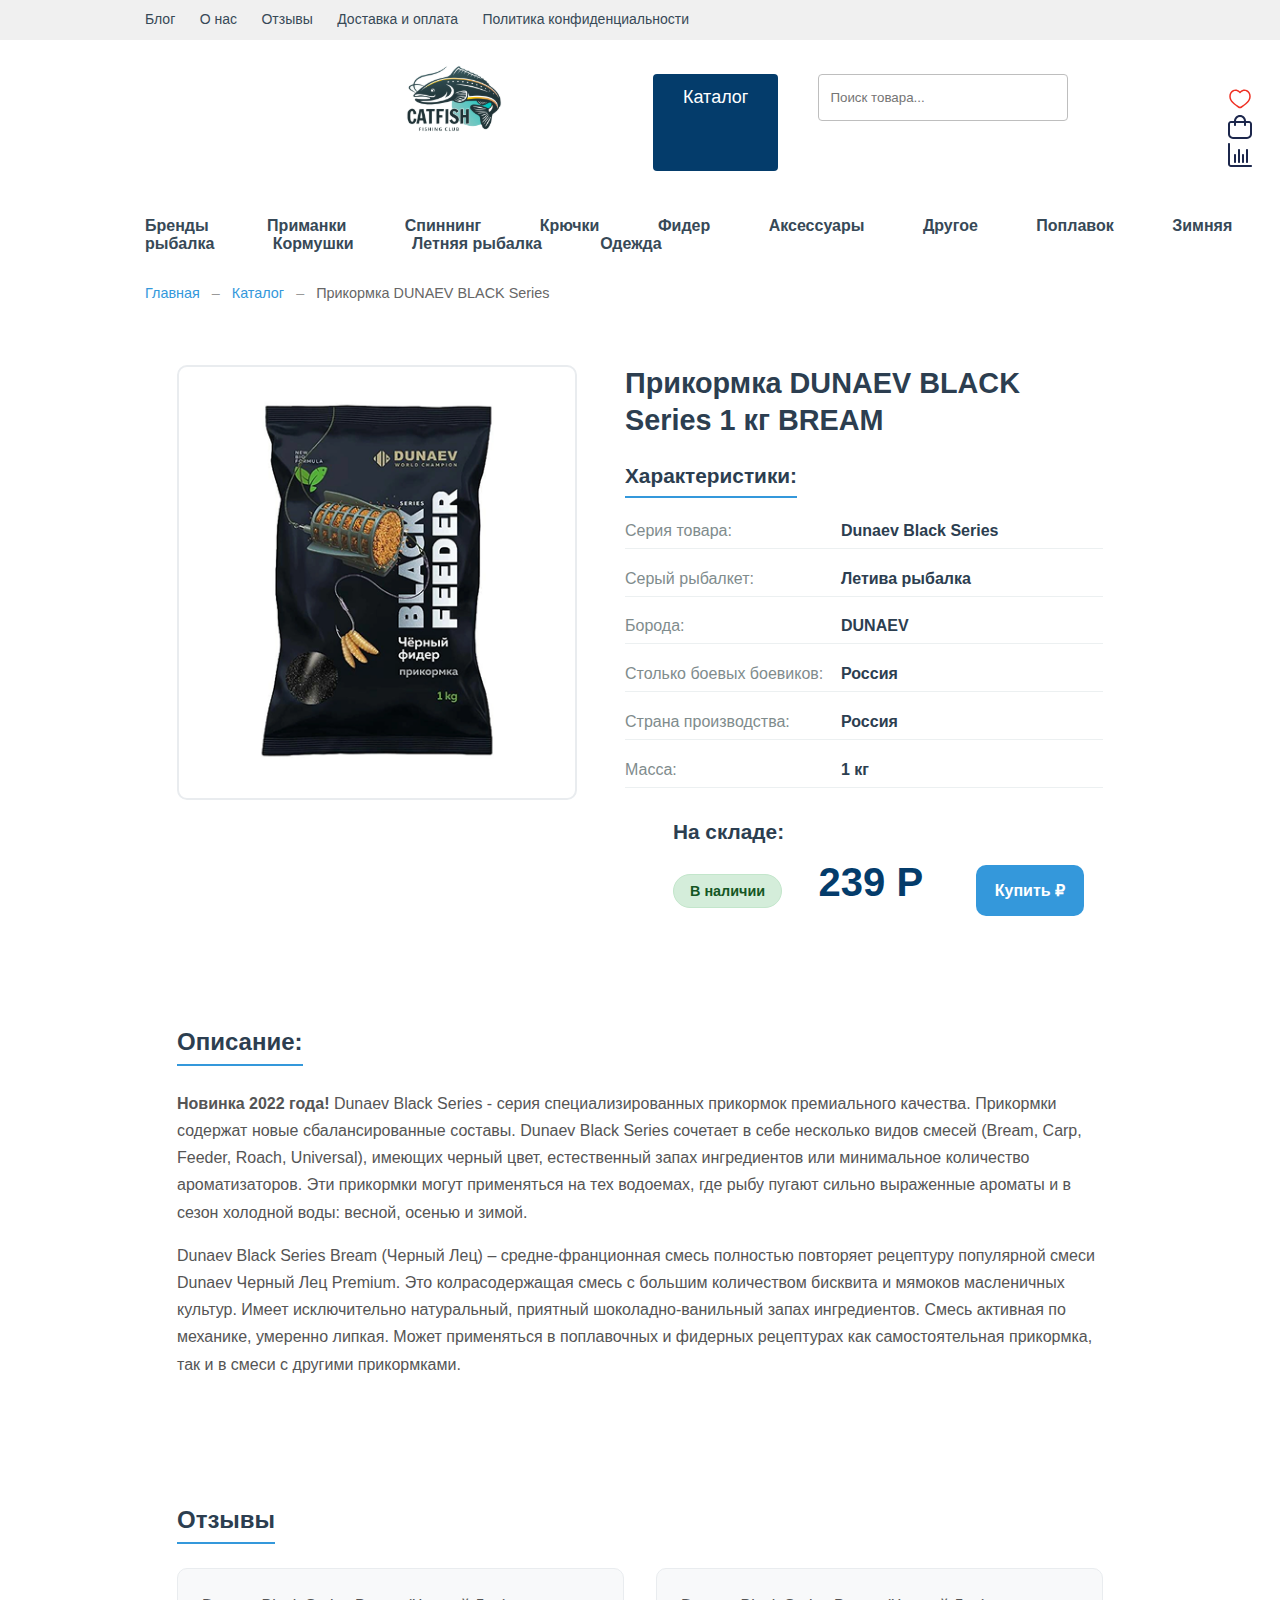
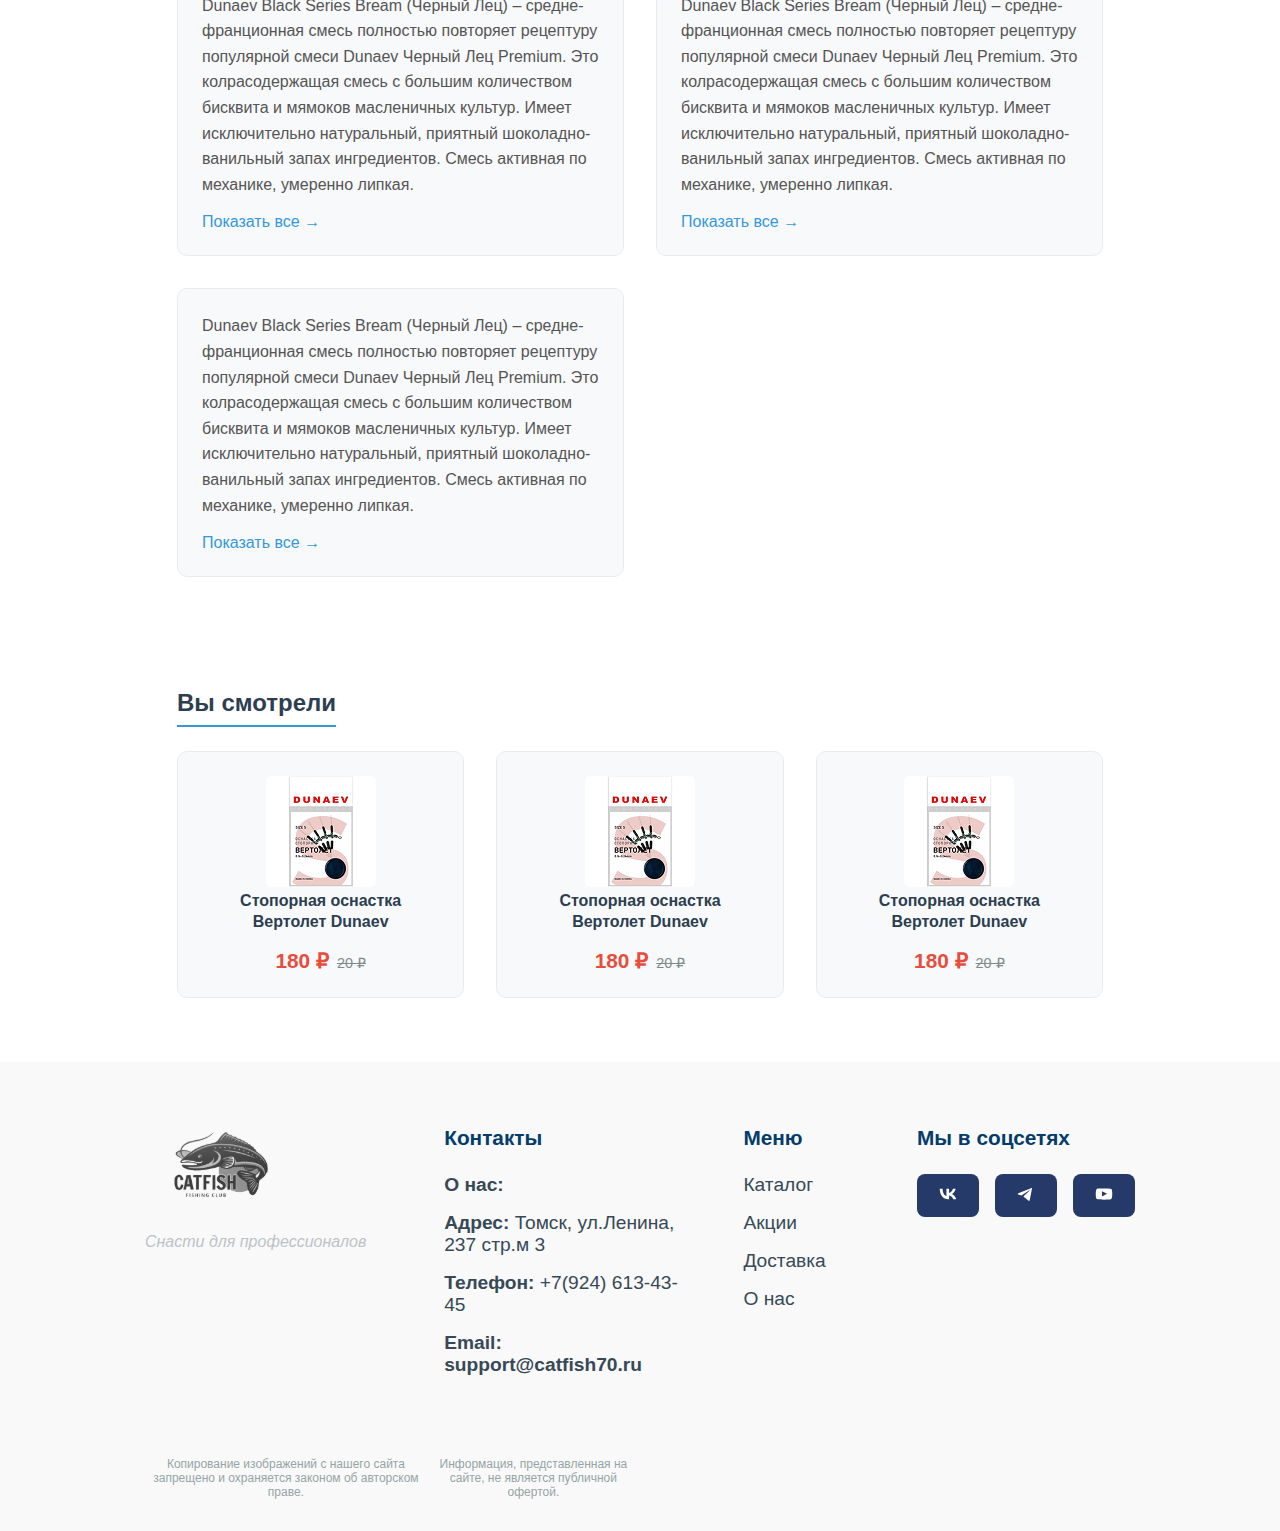
<file: catalog_tovar.html>
<!DOCTYPE html>
<html lang="ru">
<head>
    <meta charset="UTF-8">
    <meta name="viewport" content="width=device-width, initial-scale=1.0">
    <title>Прикормка DUNAEV BLACK Series - Рыболовный магазин</title>
    <link rel="stylesheet" href="css/style_catalog.css">
</head>
<body>

<!-- Шапка -->
<header class="header">
    <nav class="header_menu">
        <a>Блог</a>
        <a>О нас</a>
        <a>Отзывы</a>
        <a>Доставка и оплата</a>
        <a>Политика конфиденциальности</a>
        <img src="img/Phone-Rounded.svg" alt="">
        <div class="user_menu">
            <a><b>+7(924) 613-43-45</b></a>
            <a>Личный кабинет</a>
        </div>
    </nav>

    <div class="main-menu">
        <span id="logo">
            <img src="img/logo_site.svg" alt="">
        </span>
        <form class="search-field">
            <a class="button-catalog">Каталог</a>
            <input type="text" placeholder="Поиск товара..." >
            <button type="submit"><img src="img/Magnifer.svg" alt=""></button>

            <div class="icons-menu">
                <img src="img/Heart-blue.svg" alt="">
                <img src="img/fi-rr-shopping-bag.svg" alt="">
                <img src="img/Chart-blue.svg" alt="">
            </div>
        </form>

    </div>

    <nav class="basic-menu">
        <a><b>Бренды</b></a>
        <a><b>Приманки</b></a>
        <a><b>Спиннинг</b></a>
        <a><b>Крючки</b></a>
        <a><b>Фидер</b></a>
        <a><b>Аксессуары</b></a>
        <a><b>Другое</b></a>
        <a><b>Поплавок</b></a>
        <a><b>Зимняя рыбалка</b></a>
        <a><b>Кормушки</b></a>
        <a><b>Летняя рыбалка</b></a>
        <a><b>Одежда</b></a>
    </nav>

</header>

<!-- Основной контент -->
<main class="product-page">
    <div class="container">
        <!-- Хлебные крошки -->
        <div class="breadcrumbs">
            <a href="index.html">Главная</a>
            <span class="separator">–</span>
            <a href="catalog.html">Каталог</a>
            <span class="separator">–</span>
            <span>Прикормка DUNAEV BLACK Series</span>
        </div>

        <div class="product-layout">
            <!-- Левая колонка - изображение товара -->
            <div class="product-gallery">
                <div class="main-image">
                    <img src="img/lure.png" alt="Прикормка DUNAEV BLACK Series">
                </div>
            </div>

            <!-- Центральная колонка - основная информация -->
            <div class="product-info">
                <h1 class="product-title">Прикормка DUNAEV BLACK Series 1 кг BREAM</h1>

                <!-- Характеристики -->
                <div class="specifications">
                    <h2>Характеристики:</h2>
                    <div class="specs-grid">
                        <div class="spec-item">
                            <span class="spec-label">Серия товара:</span>
                            <span class="spec-value"><strong>Dunaev Black Series</strong></span>
                        </div>
                        <div class="spec-item">
                            <span class="spec-label">Серый рыбалкет:</span>
                            <span class="spec-value"><strong>Летива рыбалка</strong></span>
                        </div>
                        <div class="spec-item">
                            <span class="spec-label">Борода:</span>
                            <span class="spec-value"><strong>DUNAEV</strong></span>
                        </div>
                        <div class="spec-item">
                            <span class="spec-label">Столько боевых боевиков:</span>
                            <span class="spec-value"><strong>Россия</strong></span>
                        </div>
                        <div class="spec-item">
                            <span class="spec-label">Страна производства:</span>
                            <span class="spec-value"><strong>Россия</strong></span>
                        </div>
                        <div class="spec-item">
                            <span class="spec-label">Масса:</span>
                            <span class="spec-value"><strong>1 кг</strong></span>
                        </div>
                    </div>

                </div>
                <!-- Наличие -->
                <div class="stock-info">
                    <h2>На складе:</h2>
                    <div class="stock-status in-stock">В наличии</div>
                    <span class="price">239 P</span>
                    <button class="buy-btn">Купить ₽</button>
                </div>


            </div>
        </div>

        <!-- Описание товара -->
        <section class="product-description">
            <h2>Описание:</h2>
            <div class="description-content">
                <p><strong>Новинка 2022 года!</strong> Dunaev Black Series - серия специализированных прикормок премиального качества. Прикормки содержат новые сбалансированные составы. Dunaev Black Series сочетает в себе несколько видов смесей (Bream, Carp, Feeder, Roach, Universal), имеющих черный цвет, естественный запах ингредиентов или минимальное количество ароматизаторов. Эти прикормки могут применяться на тех водоемах, где рыбу пугают сильно выраженные ароматы и в сезон холодной воды: весной, осенью и зимой.</p>

                <p>Dunaev Black Series Bream (Черный Лец) – средне-франционная смесь полностью повторяет рецептуру популярной смеси Dunaev Черный Лец Premium. Это колрасодержащая смесь с большим количеством бисквита и мямоков масленичных культур. Имеет исключительно натуральный, приятный шоколадно-ванильный запах ингредиентов. Смесь активная по механике, умеренно липкая. Может применяться в поплавочных и фидерных рецептурах как самостоятельная прикормка, так и в смеси с другими прикормками.</p>
            </div>
        </section>

        <!-- Отзывы -->
        <section class="reviews-section">
            <h2>Отзывы</h2>

            <div class="reviews-grid">
                <!-- Отзыв 1 -->
                <div class="review-card">

                    <div class="review-text">
                        Dunaev Black Series Bream (Черный Лец) – средне-франционная смесь полностью повторяет рецептуру популярной смеси Dunaev Черный Лец Premium. Это колрасодержащая смесь с большим количеством бисквита и мямоков масленичных культур. Имеет исключительно натуральный, приятный шоколадно-ванильный запах ингредиентов. Смесь активная по механике, умеренно липкая.
                    </div>
                    <a href="#" class="show-all">Показать все →</a>
                </div>

                <!-- Отзыв 2 -->
                <div class="review-card">

                    <div class="review-text">
                        Dunaev Black Series Bream (Черный Лец) – средне-франционная смесь полностью повторяет рецептуру популярной смеси Dunaev Черный Лец Premium. Это колрасодержащая смесь с большим количеством бисквита и мямоков масленичных культур. Имеет исключительно натуральный, приятный шоколадно-ванильный запах ингредиентов. Смесь активная по механике, умеренно липкая.
                    </div>
                    <a href="#" class="show-all">Показать все →</a>
                </div>

                <!-- Отзыв 3 -->
                <div class="review-card">

                    <div class="review-text">
                        Dunaev Black Series Bream (Черный Лец) – средне-франционная смесь полностью повторяет рецептуру популярной смеси Dunaev Черный Лец Premium. Это колрасодержащая смесь с большим количеством бисквита и мямоков масленичных культур. Имеет исключительно натуральный, приятный шоколадно-ванильный запах ингредиентов. Смесь активная по механике, умеренно липкая.
                    </div>
                    <a href="#" class="show-all">Показать все →</a>
                </div>
            </div>
        </section>

        <!-- Вы смотрели -->
        <section class="viewed-section">
            <h2>Вы смотрели</h2>

            <div class="viewed-products">
                <!-- Товар 1 -->
                <div class="viewed-product">
                    <img src="img/snap-in.png" alt="">
                    <h3 class="product-name">Стопорная оснастка Вертолет Dunaev</h3>
                    <div class="product-prices">
                        <span class="current-price">180 ₽</span>
                        <span class="old-price">20 ₽</span>
                    </div>
                </div>

                <!-- Товар 2 -->
                <div class="viewed-product">
                    <img src="img/snap-in.png" alt="">
                    <h3 class="product-name">Стопорная оснастка Вертолет Dunaev</h3>
                    <div class="product-prices">
                        <span class="current-price">180 ₽</span>
                        <span class="old-price">20 ₽</span>
                    </div>
                </div>

                <!-- Товар 3 -->
                <div class="viewed-product">
                    <img src="img/snap-in.png" alt="">
                    <h3 class="product-name">Стопорная оснастка Вертолет Dunaev</h3>
                    <div class="product-prices">
                        <span class="current-price">180 ₽</span>
                        <span class="old-price">20 ₽</span>
                    </div>
                </div>
            </div>
        </section>
    </div>
</main>
<!-- Подвал сайта -->
<footer class="footer-columns">
    <div class="container_footer">
        <div class="footer-grid">
            <!-- Колонка 1 - Бренд -->
            <div class="footer-col">
                <div class="footer-logo">
                    <span class="logo-icon"><img src="img/logo-grey.svg" alt=""></span>
                </div>
                <p class="brand-tagline">Снасти для профессионалов</p>
            </div>

            <!-- Колонка 2 - Контакты -->
            <div class="footer-col">
                <h4>Контакты</h4>
                <div class="contact-list">
                    <div class="contact-line">
                        <strong>О нас:</strong>
                    </div>
                    <div class="contact-line">
                        <strong>Адрес:</strong> Томск, ул.Ленина, 237 стр.м 3
                    </div>
                    <div class="contact-line">
                        <strong>Телефон:</strong> +7(924) 613-43-45
                    </div>
                    <div class="contact-line">
                        <strong>Email:</strong> <b>support@catfish70.ru</b>
                    </div>
                </div>
            </div>

            <!-- Колонка 3 - Быстрые ссылки -->
            <div class="footer-col">
                <h4>Меню</h4>
                <ul class="footer-links">
                    <li><a href="#">Каталог</a></li>
                    <li><a href="#">Акции</a></li>
                    <li><a href="#">Доставка</a></li>
                    <li><a href="#">О нас</a></li>
                </ul>
            </div>

            <!-- Колонка 4 - Соцсети -->
            <div class="footer-col">
                <h4>Мы в соцсетях</h4>
                <div class="social-buttons">
                    <a href="#" class="social-btn"><img src="img/vk_icon.svg" alt=""></a>
                    <a href="#" class="social-btn"><img src="img/tg_icon.svg" alt=""></a>
                    <a href="#" class="social-btn"><img src="img/yt_icon.svg" alt=""></a>
                </div>
            </div>
        </div>

        <div class="footer-copyright">
            <p>Копирование изображений с нашего сайта запрещено и охраняется законом об авторском праве.</p>
            <p>Информация, представленная на сайте, не является публичной офертой.</p>
        </div>
    </div>
</footer>
</body>
</html>
</file>
<file: css/main.css>
* {
     margin: 0;
     padding: 0;
     outline: none;
 }

 /* Стили */
 body {
     font-family: "Onest", sans-serif;
     background-color: #FFFFFF;
     height: 37px;
 }

.header_menu {
    height: 30px;
    background-color: #F0F0F0;
    padding-left: 145px;
    padding-top: 10px;
}

.icons-menu {
    margin-top: 13px;
    margin-left: 8rem;
}

.icons-menu img {
    padding-left: 2rem;
}

.user_menu {
    margin-left: 1370px;
    margin-top: -17px;
}

.header_menu img {
    position: absolute;
    margin-left: 49rem;
}

.header_menu a {
    color: #374957;
    font-size: 14px;
    width: 400px;
    padding-right: 20px;
}

 .header_menu a:hover {
     color: #000000;
     cursor: pointer;
 }

.main-menu {
    margin-top: 20px;
}

#logo {
    margin-left: 378px;
}

.basic-menu {
    color: #374957;
    font-size: 16px;
    margin-top: 25px;
    margin-left: 145px;
}

.basic-menu a:hover {
    color: #3F8FD2;
    cursor: pointer;
}

.basic-menu a {
    padding-right: 54px;
}

.banner {
    margin-left: 145px;
    margin-top: 40px;
}
 .our_advantages > img  {
     margin-left: 145px;
     margin-top: 63px;
     padding-right: 260px;
 }

 /* Блок категории товара */

 .categories {
     display: flex;
     margin-left: 145px;
 }

 #header-clothes {
     position: absolute;
     font-size: 24px;
     padding: 300px 0 0 15px;/* сверху | справа | снизу | слева */
     color: #FFFFFF;
 }

 #fishing_line_header {
     position: absolute;
     font-size: 24px;
     padding: 300px 0 0 15px;/* сверху | справа | снизу | слева */
     color: #FFFFFF;
 }

 #fishing_rod_header {
     position: absolute;
     font-size: 24px;
     padding: 300px 0 0 15px;/* сверху | справа | снизу | слева */
     color: #FFFFFF;
 }

 #bait-header {
     position: absolute;
     font-size: 24px;
     padding: 300px 0 0 15px;/* сверху | справа | снизу | слева */
     color: #FFFFFF;
 }

 #header_accessories {
     position: absolute;
     font-size: 24px;
     padding: 300px 0 0 15px;/* сверху | справа | снизу | слева */
     color: #FFFFFF;
 }

 #header_reel {
     position: absolute;
     font-size: 24px;
     padding: 300px 0 0 15px;/* сверху | справа | снизу | слева */
     color: #FFFFFF;
 }
 .categories_two {
     display: flex;
     margin-left: 145px;
 }

 .fishing-line {
     margin: 0 30px 0 30px;
 }

 .category_accessories {
     margin: 30px 30px 0 30px;
 }

 .category_baits {
     margin: 30px 0 0 0;
 }

 .category_coil {
     margin: 25px 0 0 0;
 }

 /* Блок преимуществ компаний */
 .company-advantages {
     padding: 40px 145px;
     background: #FFFFFF;

 }

 .advantages-grid {
     display: grid;
     grid-template-columns: repeat(4, 1fr);
     gap: 2rem;
     align-items: start;
 }

 .advantage-box {
     display: flex;
     flex-direction: column;
     align-items: center;
     text-align: center;
     padding: 1rem 1.5rem;
     border-radius: 15px;
     backdrop-filter: blur(10px);
     border: 1px solid rgb(11, 95, 165);
 }


 .advantage-box:hover::before {
     left: 100%;
 }

 .advantage-box:hover {
     transform: translateY(-1px);
     box-shadow: 0 10px 30px rgba(11, 95, 165, 0.2);
 }

 .advantage-icon {
     font-size: 3rem;
     display: flex;
     align-items: center;
     justify-content: center;
     border-radius: 50%;
     /* border: 2px solid rgb(145, 172, 228); */
 }


 .advantage-title {
     font-size: 1.3rem;
     font-weight: bold;
     margin-bottom: 0.25rem;
     margin-top: 1rem;
     color: #0B5FA5;
     line-height: 1.3;
 }

 .advantage-description {
     font-size: 0.95rem;
     line-height: 1.5;
     opacity: 0.9;
     margin: 0;
     color: #006FD8;
 }

 /* Блок лучших товаров */
 .best-products {
     margin: 70px 145px;
     padding: 60px 0;
 }

 .best-products-title {
     text-align: center;
     font-size: 3rem;
     font-weight: bold;
     color: #2c3e50;
     margin-bottom: 3rem;
     text-transform: uppercase;
     letter-spacing: 3px;
 }

 .products-grid {
     display: grid;
     grid-template-columns: repeat(auto-fit, minmax(300px, 1fr));
     gap: 2rem;
     margin-bottom: 4rem;
 }

 .product-card {
     background: white;
     border-radius: 20px;
     padding: 2rem;
     border: 1px solid #e9ecef;
     transition: all 0.3s ease;
     position: relative;
     overflow: hidden;
 }

 .product-card::before {
     content: '';
     position: absolute;
     top: 0;
     left: 0;
     right: 0;
     height: 4px;
     background:  #3498db;
 }

 .product-badge {
     display: inline-block;
     background: #3498db;
     color: white;
     padding: 0.5rem 1rem;
     border-radius: 25px;
     font-size: 0.8rem;
     font-weight: bold;
     text-transform: uppercase;
     letter-spacing: 1px;
     margin-bottom: 0.5rem;
 }

 .product-size {
     font-size: 0.9rem;
     color: #7f8c8d;
     margin-bottom: 1rem;
     font-weight: 500;
 }

 .product-name {
     font-size: 1.3rem;
     font-weight: 600;
     color: #2c3e50;
     margin-bottom: 1.5rem;
     line-height: 1.4;
 }

 .product-sizes {
     display: flex;
     flex-wrap: wrap;
     gap: 0.5rem;
     margin-bottom: 1.5rem;
 }

 .size-option {
     padding: 0.4rem 0.8rem;
     background: #f8f9fa;
     border: 1px solid #dee2e6;
     border-radius: 8px;
     font-size: 0.8rem;
     color: #495057;
     transition: all 0.3s ease;
     cursor: pointer;
 }

 .size-option:hover {
     background: #3498db;
     color: white;
     border-color: #3498db;
 }

 .product-stock {
     font-size: 0.9rem;
     font-weight: 600;
     margin-bottom: 0.5rem;
     padding: 0.3rem 0.8rem;
     border-radius: 15px;
     display: inline-block;
 }

 .in-stock {
     background: #d4edda;
     color: #155724;
     border: 1px solid #c3e6cb;
 }

 .low-stock {
     background: #fff3cd;
     color: #856404;
     border: 1px solid #ffeaa7;
 }

 .out-of-stock {
     background: #f8d7da;
     color: #721c24;
     border: 1px solid #f5c6cb;
 }

 .product-price {
     font-size: 1.8rem;
     font-weight: bold;
     color: #11426C;
     margin-bottom: 1.5rem;
     text-shadow: 1px 1px 2px rgba(0, 0, 0, 0.1);
 }

 .add-to-cart-btn {
     width: 100%;
     background:  #0B5FA5;
     color: white;
     border: none;
     padding: 1rem 2rem;
     border-radius: 12px;
     font-size: 1.1rem;
     font-weight: 600;
     cursor: pointer;
     transition: all 0.3s ease;
     text-transform: uppercase;
     letter-spacing: 1px;
 }

 .add-to-cart-btn:hover:not(:disabled) {
     background:  #3579bb;

 }

 .add-to-cart-btn:disabled {
     background: #bdc3c7;
     cursor: not-allowed;
     opacity: 0.6;
 }

 /* Брендовая секция */
 .brand-section {
     background: white;
     border-radius: 20px;
     padding: 3rem;
     display: grid;
     grid-template-columns: 1fr 1fr 1fr;
     gap: 2rem;
     align-items: center;
     text-align: center;
 }

 .brand-info {
     display: flex;
     flex-direction: column;
     gap: 0.5rem;
 }

 .brand-new {
     font-size: 0.9rem;
     color: #7f8c8d;
     text-transform: uppercase;
     letter-spacing: 1px;
 }

 .brand-name-large {
     font-size: 2.5rem;
     font-weight: bold;
     color: #2c3e50;
     letter-spacing: 2px;
 }

 .brand-tagline {
     font-size: 1rem;
     color: #3498db;
     font-style: italic;
 }

 .brand-logo {
     display: flex;
     flex-direction: column;
     gap: 0.5rem;
 }

 .logo-text {
     font-size: 0.9rem;
     color: #7f8c8d;
 }

 .logo-name {
     font-size: 1.8rem;
     font-weight: bold;
     color: #e74c3c;
     letter-spacing: 3px;
 }

 .brand-product {
     display: flex;
     flex-direction: column;
     gap: 1rem;
 }

 .product-title {
     font-size: 1.1rem;
     font-weight: 600;
     color: #2c3e50;
     line-height: 1.4;
 }

 .product-sizes-small {
     display: flex;
     justify-content: center;
     gap: 0.8rem;
     flex-wrap: wrap;
 }

 .product-sizes-small span {
     padding: 0.3rem 0.6rem;
     background: #f8f9fa;
     border: 1px solid #dee2e6;
     border-radius: 6px;
     font-size: 0.8rem;
     color: #495057;
 }

 /* Адаптивность */
 @media (max-width: 1024px) {
     .products-grid {
         grid-template-columns: repeat(2, 1fr);
     }

     .brand-section {
         grid-template-columns: 1fr;
         gap: 1.5rem;
         text-align: center;
     }
 }

 @media (max-width: 768px) {
     .best-products {
         padding: 40px 0;
     }

     .best-products-title {
         font-size: 2.5rem;
         margin-bottom: 2rem;
     }

     .products-grid {
         grid-template-columns: 1fr;
         gap: 1.5rem;
     }

     .product-card {
         padding: 1.5rem;
     }

     .brand-section {
         padding: 2rem 1.5rem;
     }

     .brand-name-large {
         font-size: 2rem;
     }

     .logo-name {
         font-size: 1.5rem;
     }
 }

 @media (max-width: 480px) {
     .best-products-title {
         font-size: 2rem;
     }

     .product-name {
         font-size: 1.1rem;
     }

     .product-price {
         font-size: 1.5rem;
     }

     .add-to-cart-btn {
         padding: 0.8rem 1.5rem;
         font-size: 1rem;
     }

     .brand-section {
         padding: 1.5rem 1rem;
     }
 }

 /* Блок категории товара -> Содержимое div рейтинг и наличие в магазине */


 /* Подвал сайта */
footer {
    height: 240px;
    background-color: #F0F0F0;
    margin: 120px 0 0 0;
}

.logo_grey {
    padding: 20px 0 0 145px;
}

.info_menu {
    display: grid;
    margin: 25px 0 -90px 387px;
}

 .info_menu > p {
     color: #374957;
     font-size: 20px;
     padding-top: 10px;
 }

 .info_menu > a {
     padding-bottom: 7px;
     color: #9D9B9B;
 }


 .fishing-line-size_three {
     margin-top: 4px;
 }

 .fishing-line-size_four {
     margin-top: 20px;
     color: #374957;
 }

 .fishing-line-size_four > a{
     padding-right: 14px;
 }

 .fishing-line-size > a {
     padding-right: 14px;
     color: #374957;
 }

 .fishing-line-size_two > a {
     padding-right: 14px;
     color: #374957;
 }

 .fishing-line-size_three > a {
     padding-right: 14px;
     color: #374957;
 }

 .the-add-button {
     height: 45px;
     width: 150px;
     background-color: #0B5FA5;
     color: #FFFFFF;
     border: none;
     border-radius: 4px;
     font-size: 18px;
     margin-top: 24px;
 }

 .the-add-button:hover {
     background: #006FD8;
     cursor: pointer;
 }

 .the-add-button_three {
     height: 45px;
     width: 170px;
     background-color: rgba(126, 145, 170, 0.7);
     color: #FFFFFF;
     border: none;
     border-radius: 4px;
     font-size: 18px;
     margin-top: 24px;
 }

 /* Блок создания поля поиска */

 .search-field {
     display: flex;
     margin-top: -70px;
     margin-bottom: 46px;
     border: none;
     cursor: pointer;
 }
 .search-field > input {
    height: 45px;
    width: 500px;
    border-radius: 4px;
    border: 1px solid #BEBEBE;
    padding-left: 11px;
    margin-left: 40px;
 }

 .search-field > button {
     border: none;
     position: absolute;
     margin-left: 1300px;
     margin-top: 16px;
     background-color: #FFFFFF;
 }

 /* Создание кнопки каталога */

 .button-catalog {
     background-color: #043C6B;
     color: white;
     border: none;
     font-size: 18px;
     padding: 13px 30px;
     margin-left: 653px;
     border-radius: 4px;
 }

 /* Акции и спецпредложения */
 .promotions {
     padding: 40px 145px;
     background: #278ae1;
     color: white;
     margin-top: 80px;
 }

 .promotions .section-title {
     color: white;
     margin-bottom: 1.5rem;
 }

 .promotions__grid {
     display: grid;
     grid-template-columns: repeat(auto-fit, minmax(280px, 1fr));
     gap: 2rem;
 }

 .promotion-card {
     background: rgba(255, 255, 255, 0.1);
     backdrop-filter: blur(10px);
     border-radius: 15px;
     padding: 2.5rem 2rem;
     border: 1px solid rgba(255, 255, 255, 0.2);
     transition: all 0.3s ease;
     position: relative;
     overflow: hidden;
 }

 .promotion-card:hover {
     transform: translateY(-8px);
     background: rgba(255, 255, 255, 0.15);

 }

 .promotion-card--all {
     background: rgba(255, 255, 255, 0.2);
     border: 2px solid rgba(255, 255, 255, 0.3);
 }

 .promotion-card--all:hover {
     background: rgba(255, 255, 255, 0.25);
 }

 .promotion-card__content {
     position: relative;
     z-index: 1;
     text-align: center;
 }

 .promotion-card__title {
     font-size: 1.8rem;
     font-weight: bold;
     margin-bottom: 1rem;
     color: white;
 }

 .promotion-card__description {
     font-size: 1.1rem;
     margin-bottom: 1.5rem;
     opacity: 0.9;
     line-height: 1.5;
 }

 .promotion-card__link {
     display: inline-block;
     color: white;
     text-decoration: none;
     font-weight: bold;
     font-size: 1.1rem;
     padding: 0.8rem 2rem;
     border: 2px solid rgba(255, 255, 255, 0.3);
     border-radius: 25px;
     transition: all 0.3s ease;
     position: relative;
     overflow: hidden;
 }


 .promotion-card__link:hover {
     background: rgba(255, 255, 255, 0.1);
     border-color: rgba(255, 255, 255, 0.5);
     transform: translateY(-2px);
 }

 /* Адаптивность для акций */
 @media (max-width: 768px) {
     .promotions__grid {
         grid-template-columns: 1fr;
         gap: 1.5rem;
     }

     .promotion-card {
         padding: 2rem 1.5rem;
     }

     .promotion-card__title {
         font-size: 1.5rem;
     }

     .promotion-card__description {
         font-size: 1rem;
     }
 }

 @media (max-width: 480px) {
     .promotions {
         padding: 60px 0;
     }

     .promotion-card {
         padding: 1.5rem 1rem;
     }

     .promotion-card__title {
         font-size: 1.3rem;
     }

     .promotion-card__link {
         padding: 0.6rem 1.5rem;
         font-size: 1rem;
     }
 }

 /* Вариант с изображениями брендов */
 .brands-section-images {
     padding: 30px 145px;
     margin: 50px 0;
 }

 .brands-grid-images {
     display: grid;
     grid-template-columns: repeat(auto-fit, minmax(150px, 1fr));
     gap: 1rem;
     margin-top: 1rem;
 }

 .brand-item {
     border-radius: 15px;
     padding: 0.5rem;
     box-shadow: 0 5px 15px rgba(0, 0, 0, 0.1);
     transition: all 0.3s ease;
     cursor: pointer;
     display: flex;
     align-items: center;
     justify-content: center;
 }

 .brand-item:hover {
     transform: translateY(-5px);
 }

 .brands-title {
     font-size: 3rem;
     font-weight: bold;
     color: #2c3e50;
     text-align: center;
     margin-bottom: 2rem;
 }

 .brands-header > a {
     margin-left: 92rem;
     text-decoration: none;
     font-size: 14px;
     color: #3F8FD2;
 }

/* Подвал Сайта */
 .container_footer {
     background-color: #F9F9F9;
 }

 .footer-columns {
     background: #F9F9F9;
     color: white;
     padding: 4rem 0 2rem;
 }

 .footer-grid {
     display: grid;
     grid-template-columns: 2fr 2fr 1fr 1fr;
     gap: 3rem;
     margin-bottom: 3rem;
     padding-left: 145px;
     padding-right: 145px;
 }

 .footer-col h3,
 .footer-col h4 {
     margin-bottom: 1.5rem;
     color: #043C6B;
     font-size: 1.3rem;
 }

 .footer-logo {
     display: flex;
     align-items: center;
     gap: 1rem;
     margin-bottom: 1rem;
 }

 .logo-icon {
     font-size: 3rem;
     color: #3498db;
 }

 .brand-tagline {
     color: #bdc3c7;
     font-style: italic;
 }

 .contact-list {
     display: flex;
     flex-direction: column;
     gap: 1rem;
     font-size: 1.2rem;
 }

 .contact-line {
     color: #374957;
 }

 .footer-links {
     list-style: none;
     padding: 0;
     margin: 0;
     font-size: 1.2rem;
 }

 .footer-links li {
     margin-bottom: 1rem;
 }

 .footer-links a {
     color: #374957;
     text-decoration: none;
     transition: color 0.3s;
 }

 .footer-links a:hover {
     color: #3498db;
 }

 .social-buttons {
     display: flex;
     gap: 1rem;
 }

 .social-btn {
     display: inline-block;
     padding: 0.3rem 1rem;
     background: rgb(37, 58, 104);
     color: white;
     text-decoration: none;
     border-radius: 8px;
     transition: all 0.3s;
 }

 .social-btn:hover {
     background: #3498db;
     transform: translateY(-2px);
 }

 .footer-copyright {
     display: flex;
     border-top: 1px solid rgba(255, 255, 255, 0.1);
     padding-top: 2rem;
     text-align: center;
     color: #95a5a6;
     padding-left: 145px;
     font-size: 12px;
     margin-right: 40rem;
 }
</file>
<file: css/style.css>
* {
    margin: 0;
    padding: 0;
    outline: none;
}

/* Стили */
body {
    font-family: "Onest", sans-serif;
    background-color: #FFFFFF;
    height: 37px;
}

.header_menu {
    height: 30px;
    background-color: #F0F0F0;
    padding-left: 145px;
    padding-top: 10px;
}

.icons-menu {
    margin-top: 13px;
    margin-left: 8rem;
}

.icons-menu img {
    padding-left: 2rem;
}

.user_menu {
    margin-left: 1370px;
    margin-top: -17px;
}

.header_menu img {
    position: absolute;
    margin-left: 49rem;
}

.header_menu a {
    color: #374957;
    font-size: 14px;
    width: 400px;
    padding-right: 20px;
}

.header_menu a:hover {
    color: #000000;
    cursor: pointer;
}

.main-menu {
    margin-top: 20px;
}

#logo {
    margin-left: 378px;
}

.basic-menu {
    color: #374957;
    font-size: 16px;
    margin-top: 25px;
    margin-left: 145px;
}

.basic-menu a:hover {
    color: #3F8FD2;
    cursor: pointer;
}

.basic-menu a {
    padding-right: 54px;
}

/* Блок создания поля поиска */

.search-field {
    display: flex;
    margin-top: -70px;
    margin-bottom: 46px;
    border: none;
    cursor: pointer;
}
.search-field > input {
    height: 45px;
    width: 500px;
    border-radius: 4px;
    border: 1px solid #BEBEBE;
    padding-left: 11px;
    margin-left: 40px;
}

.search-field > button {
    border: none;
    position: absolute;
    margin-left: 1300px;
    margin-top: 16px;
    background-color: #FFFFFF;
}

/* Создание кнопки каталога */

.button-catalog {
    background-color: #043C6B;
    color: white;
    border: none;
    font-size: 18px;
    padding: 13px 30px;
    margin-left: 653px;
    border-radius: 4px;
}

/* Блок лучших товаров */
.best-products {
    margin: 70px 145px;
    padding: 60px 0;
}

.best-products-title {
    font-size: 2rem;
    font-weight: bold;
    color: #11426C;
    margin-bottom: 1rem;
    letter-spacing: 1px;
}

.products-grid {
    display: grid;
    grid-template-columns: repeat(auto-fit, minmax(300px, 1fr));
    gap: 2rem;
    margin-bottom: 4rem;
}

.product-card {
    background: white;
    border-radius: 20px;
    padding: 2rem;
    border: 1px solid #e9ecef;
    transition: all 0.3s ease;
    position: relative;
    overflow: hidden;
}

.product-card::before {
    content: '';
    position: absolute;
    top: 0;
    left: 0;
    right: 0;
    height: 4px;
    background:  #3498db;
}

.product-badge {
    display: inline-block;
    background: #3498db;
    color: white;
    padding: 0.5rem 1rem;
    border-radius: 25px;
    font-size: 0.8rem;
    font-weight: bold;
    text-transform: uppercase;
    letter-spacing: 1px;
    margin-bottom: 0.5rem;
}

.product-size {
    font-size: 0.9rem;
    color: #7f8c8d;
    margin-bottom: 1rem;
    font-weight: 500;
}

.product-name {
    font-size: 1.3rem;
    font-weight: 600;
    color: #2c3e50;
    margin-bottom: 1.5rem;
    line-height: 1.4;
}

.product-sizes {
    display: flex;
    flex-wrap: wrap;
    gap: 0.5rem;
    margin-bottom: 1.5rem;
}

.size-option {
    padding: 0.4rem 0.8rem;
    background: #f8f9fa;
    border: 1px solid #dee2e6;
    border-radius: 8px;
    font-size: 0.8rem;
    color: #495057;
    transition: all 0.3s ease;
    cursor: pointer;
}

.size-option:hover {
    background: #3498db;
    color: white;
    border-color: #3498db;
}

.product-stock {
    font-size: 0.9rem;
    font-weight: 600;
    margin-bottom: 0.5rem;
    padding: 0.3rem 0.8rem;
    border-radius: 15px;
    display: inline-block;
}

.in-stock {
    background: #d4edda;
    color: #155724;
    border: 1px solid #c3e6cb;
    margin-bottom: 1.5rem;
}

.low-stock {
    background: #fff3cd;
    color: #856404;
    border: 1px solid #ffeaa7;
    margin-bottom: 1.5rem;
}

.out-of-stock {
    background: #f8d7da;
    color: #721c24;
    border: 1px solid #f5c6cb;
    margin-bottom: 1.5rem;
}

.product-price {
    font-size: 1.8rem;
    font-weight: bold;
    color: #11426C;
    margin-bottom: 1.5rem;
    text-shadow: 1px 1px 2px rgba(0, 0, 0, 0.1);
}

.add-to-cart-btn {
    width: 100%;
    background:  #0B5FA5;
    color: white;
    border: none;
    padding: 1rem 2rem;
    border-radius: 12px;
    font-size: 1.1rem;
    font-weight: 600;
    cursor: pointer;
    transition: all 0.3s ease;
    text-transform: uppercase;
    letter-spacing: 1px;
}

.add-to-cart-btn:hover:not(:disabled) {
    background:  #3579bb;
}

.add-to-cart-btn:disabled {
    background: #bdc3c7;
    cursor: not-allowed;
    opacity: 0.6;
}

/* Подвал Сайта */
.container_footer {
    background-color: #F9F9F9;
}

.footer-columns {
    background: #F9F9F9;
    color: white;
    padding: 4rem 0 2rem;
}

.footer-grid {
    display: grid;
    grid-template-columns: 2fr 2fr 1fr 1fr;
    gap: 3rem;
    margin-bottom: 3rem;
    padding-left: 145px;
    padding-right: 145px;
}

.footer-col h3,
.footer-col h4 {
    margin-bottom: 1.5rem;
    color: #043C6B;
    font-size: 1.3rem;
}

.footer-logo {
    display: flex;
    align-items: center;
    gap: 1rem;
    margin-bottom: 1rem;
}

.logo-icon {
    font-size: 3rem;
    color: #3498db;
}

.brand-tagline {
    color: #bdc3c7;
    font-style: italic;
}

.contact-list {
    display: flex;
    flex-direction: column;
    gap: 1rem;
    font-size: 1.2rem;
}

.contact-line {
    color: #374957;
}

.footer-links {
    list-style: none;
    padding: 0;
    margin: 0;
    font-size: 1.2rem;
}

.footer-links li {
    margin-bottom: 1rem;
}

.footer-links a {
    color: #374957;
    text-decoration: none;
    transition: color 0.3s;
}

.footer-links a:hover {
    color: #3498db;
}

.social-buttons {
    display: flex;
    gap: 1rem;
}

.social-btn {
    display: inline-block;
    padding: 0.3rem 1rem;
    background: rgb(37, 58, 104);
    color: white;
    text-decoration: none;
    border-radius: 8px;
    transition: all 0.3s;
}

.social-btn:hover {
    background: #3498db;
    transform: translateY(-2px);
}

.footer-copyright {
    display: flex;
    border-top: 1px solid rgba(255, 255, 255, 0.1);
    padding-top: 2rem;
    text-align: center;
    color: #95a5a6;
    padding-left: 145px;
    font-size: 12px;
    margin-right: 40rem;
}

/* Блок фильтрации товаров */
.products-filter {
    padding: 2rem 0;
    margin-right: 145px;
    margin-left: 145px;
}

/* Хлебные крошки */
.breadcrumbs {
    margin-bottom: 2rem;
    padding: 1rem 0;
    border-bottom: 1px solid #e9ecef;
}

.breadcrumb-link {
    color: #3498db;
    text-decoration: none;
    font-weight: 500;
    transition: color 0.3s;
}

.breadcrumb-link:hover {
    color: #2980b9;
}

.breadcrumb-separator {
    margin: 0 0.5rem;
    color: #7f8c8d;
}

.breadcrumb-current {
    color: #2c3e50;
    font-weight: 600;
}

/* Контейнер фильтров */
.filter-container {
    display: grid;
    grid-template-columns: 300px 1fr;
    gap: 3rem;
    align-items: start;
}

/* Боковая панель фильтров */
.filter-sidebar {
    background: white;
    border-radius: 15px;
    padding: 2rem;
    box-shadow: 0 5px 20px rgba(0, 0, 0, 0.1);
    position: sticky;
    top: 2rem;
}

.filter-title {
    font-size: 1.5rem;
    font-weight: bold;
    color: #2c3e50;
    margin-bottom: 1.5rem;
    padding-bottom: 1rem;
    border-bottom: 2px solid #3498db;
}

.filter-group {
    margin-bottom: 2rem;
    padding-bottom: 1.5rem;
    border-bottom: 1px solid #ecf0f1;
}

.filter-group:last-child {
    border-bottom: none;
    margin-bottom: 0;
}

.filter-group-title {
    font-size: 1.1rem;
    font-weight: 600;
    color: #2c3e50;
    margin-bottom: 1rem;
    display: flex;
    align-items: center;
}

.filter-group-title::after {
    content: '';
    flex: 1;
    height: 1px;
    background: #ecf0f1;
    margin-left: 1rem;
}

/* Радио кнопки для цены */
.price-options {
    display: flex;
    flex-direction: column;
    gap: 0.8rem;
}

.radio-option {
    display: flex;
    align-items: center;
    gap: 0.8rem;
    cursor: pointer;
    padding: 0.5rem;
    border-radius: 8px;
    transition: background-color 0.3s;
}

.radio-option:hover {
    background: #f8f9fa;
}

.radio-option input {
    display: none;
}

.radio-custom {
    width: 18px;
    height: 18px;
    border: 2px solid #bdc3c7;
    border-radius: 50%;
    display: flex;
    align-items: center;
    justify-content: center;
    transition: all 0.3s;
    position: relative;
}

.radio-custom::after {
    content: '';
    width: 8px;
    height: 8px;
    border-radius: 50%;
    background: #3498db;
    opacity: 0;
    transition: opacity 0.3s;
}

.radio-option input:checked + .radio-custom {
    border-color: #3498db;
}

.radio-option input:checked + .radio-custom::after {
    opacity: 1;
}

.radio-label {
    color: #2c3e50;
    font-weight: 500;
}

/* Чекбоксы для остальных фильтров */
.checkbox-options {
    display: flex;
    flex-direction: column;
    gap: 0.8rem;
}

.checkbox-option {
    display: flex;
    align-items: center;
    gap: 0.8rem;
    cursor: pointer;
    padding: 0.5rem;
    border-radius: 8px;
    transition: background-color 0.3s;
}

.checkbox-option:hover {
    background: #f8f9fa;
}

.checkbox-option input {
    display: none;
}

.checkbox-custom {
    width: 18px;
    height: 18px;
    border: 2px solid #bdc3c7;
    border-radius: 4px;
    display: flex;
    align-items: center;
    justify-content: center;
    transition: all 0.3s;
    font-size: 12px;
    color: transparent;
}

.checkbox-option input:checked + .checkbox-custom {
    background: #3498db;
    border-color: #3498db;
    color: white;
}

.checkbox-label {
    color: #2c3e50;
    font-weight: 500;
}

/* Кнопки фильтрации */
.filter-actions {
    display: flex;
    gap: 1rem;
    margin-top: 2rem;
}

.filter-btn {
    flex: 1;
    padding: 0.8rem 1.5rem;
    border: none;
    border-radius: 8px;
    font-weight: 600;
    cursor: pointer;
    transition: all 0.3s;
    text-transform: lowercase;
    font-size: 1rem;
}

.apply-btn {
    background: linear-gradient(135deg, #3498db, #2980b9);
    color: white;
}

.apply-btn:hover {
    background: linear-gradient(135deg, #2980b9, #2573a7);
    transform: translateY(-2px);
    box-shadow: 0 5px 15px rgba(52, 152, 219, 0.4);
}

.reset-btn {
    background: #ecf0f1;
    color: #7f8c8d;
    border: 2px solid #bdc3c7;
}

.reset-btn:hover {
    background: #e74c3c;
    color: white;
    border-color: #e74c3c;
    transform: translateY(-2px);
}


/* Адаптивность */
@media (max-width: 1024px) {
    .filter-container {
        grid-template-columns: 1fr;
        gap: 2rem;
    }

    .filter-sidebar {
        position: static;
    }

    .filter-actions {
        flex-direction: column;
    }
}

@media (max-width: 768px) {
    .products-filter {
        padding: 1rem 0;
    }

    .filter-sidebar {
        padding: 1.5rem;
    }

    .products-main {
        padding: 1.5rem;
    }

    .products-grid {
        grid-template-columns: repeat(auto-fill, minmax(200px, 1fr));
        gap: 1rem;
    }

    .breadcrumbs {
        font-size: 0.9rem;
    }
}

@media (max-width: 480px) {
    .filter-container {
        gap: 1.5rem;
    }

    .filter-sidebar {
        padding: 1rem;
    }

    .products-main {
        padding: 1rem;
    }

    .products-grid {
        grid-template-columns: 1fr;
    }

    .filter-group-title {
        font-size: 1rem;
    }

    .filter-btn {
        padding: 0.7rem 1rem;
        font-size: 0.9rem;
    }
}
</file>
<file: css/style_catalog.css>
* {
    margin: 0;
    padding: 0;
    outline: none;
}

/* Стили */
body {
    font-family: "Onest", sans-serif;
    background-color: #FFFFFF;
    height: 37px;
}

.header_menu {
    height: 30px;
    background-color: #F0F0F0;
    padding-left: 145px;
    padding-top: 10px;
}

.icons-menu {
    margin-top: 13px;
    margin-left: 8rem;
}

.icons-menu img {
    padding-left: 2rem;
}

.user_menu {
    margin-left: 1370px;
    margin-top: -17px;
}

.header_menu img {
    position: absolute;
    margin-left: 49rem;
}

.header_menu a {
    color: #374957;
    font-size: 14px;
    width: 400px;
    padding-right: 20px;
}

.header_menu a:hover {
    color: #000000;
    cursor: pointer;
}

.main-menu {
    margin-top: 20px;
}

#logo {
    margin-left: 378px;
}

.basic-menu {
    color: #374957;
    font-size: 16px;
    margin-top: 25px;
    margin-left: 145px;
}

.basic-menu a:hover {
    color: #3F8FD2;
    cursor: pointer;
}

.basic-menu a {
    padding-right: 54px;
}

/* Блок создания поля поиска */

.search-field {
    display: flex;
    margin-top: -70px;
    margin-bottom: 46px;
    border: none;
    cursor: pointer;
}
.search-field > input {
    height: 45px;
    width: 500px;
    border-radius: 4px;
    border: 1px solid #BEBEBE;
    padding-left: 11px;
    margin-left: 40px;
}

.search-field > button {
    border: none;
    position: absolute;
    margin-left: 1300px;
    margin-top: 16px;
    background-color: #FFFFFF;
}

/* Создание кнопки каталога */

.button-catalog {
    background-color: #043C6B;
    color: white;
    border: none;
    font-size: 18px;
    padding: 13px 30px;
    margin-left: 653px;
    border-radius: 4px;
}
/* Страница товара */
.product-page {
    padding: 2rem 0;
    margin-right: 145px;
    margin-left: 145px;
}

.breadcrumbs {
    margin-bottom: 2rem;
    font-size: 0.9rem;
    color: #666;
}

.breadcrumbs a {
    color: #3498db;
    text-decoration: none;
}

.breadcrumbs a:hover {
    text-decoration: underline;
}

.breadcrumbs .separator {
    margin: 0 0.5rem;
    color: #999;
}

/* Основной layout товара */
.product-layout {
    display: grid;
    grid-template-columns: 400px 1fr;
    gap: 3rem;
    margin-bottom: 3rem;
    background: white;
    padding: 2rem;
    border-radius: 15px;
}

/* Галерея товара */
.product-gallery {
    display: flex;
    flex-direction: column;
    gap: 1rem;
}

.main-image {

    border-radius: 10px;
    padding: 2rem;
    text-align: center;
    border: 2px solid #e9ecef;
}

.main-image img {
    max-width: 100%;
    height: auto;
    border-radius: 8px;
}

/* Информация о товаре */
.product-title {
    font-size: 1.8rem;
    font-weight: bold;
    color: #2c3e50;
    margin-bottom: 1.5rem;
    line-height: 1.3;
}

/* Характеристики */
.specifications {
    margin-bottom: 2rem;
}

.specifications h2 {
    font-size: 1.3rem;
    color: #2c3e50;
    margin-bottom: 1rem;
    border-bottom: 2px solid #3498db;
    padding-bottom: 0.5rem;
    display: inline-block;
}

.specs-grid {
    display: grid;
    gap: 0.8rem;
}

.spec-item {
    display: grid;
    grid-template-columns: 200px 1fr;
    gap: 1rem;
    padding: 0.5rem 0;
    border-bottom: 1px solid #ecf0f1;
}

.spec-label {
    color: #7f8c8d;
    font-weight: 500;
}

.spec-value {
    color: #2c3e50;
    font-weight: 600;
}

/* Наличие */
.stock-info {
    margin-left: 3rem;
    padding-right: 1rem;
}

.stock-info h2 {
    font-size: 1.3rem;
    color: #2c3e50;
    margin-bottom: 1rem;
}

.stock-status {
    display: inline-block;
    padding: 0.5rem 1rem;
    border-radius: 20px;
    font-weight: 600;
    font-size: 0.9rem;
}

.in-stock {
    background: #d4edda;
    color: #155724;
    border: 1px solid #c3e6cb;
}

/* Секция покупки */
.purchase-section {
    padding: 2rem;
    border-radius: 10px;

}

.price {
    font-size: 2.5rem;
    font-weight: bold;
    color: #043C6B;
    margin-left: 2rem;
}

.price-note {
    color: #7f8c8d;
    font-size: 0.9rem;
}

.buy-btn {
    background: #3498db;
    color: white;
    border: none;
    padding: 1rem 1.2rem;
    border-radius: 10px;
    font-size: 1rem;
    font-weight: bold;
    cursor: pointer;
    margin-left: 3rem;

}

.buy-btn:hover {
    background: #6daee4;
}

.quantity-price {
    text-align: center;
    font-size: 1.1rem;
    color: #7f8c8d;
}

.quantity {
    font-weight: bold;
    color: #2c3e50;
}


/* Описание товара */
.product-description {
    padding: 2rem;
    border-radius: 15px;
    margin-bottom: 3rem;
}

.product-description h2 {
    font-size: 1.5rem;
    color: #2c3e50;
    margin-bottom: 1.5rem;
    border-bottom: 2px solid #3498db;
    padding-bottom: 0.5rem;
    display: inline-block;
}

.description-content {
    line-height: 1.7;
    color: #555;
}

.description-content p {
    margin-bottom: 1rem;
}

/* Отзывы */
.reviews-section {
    background: white;
    padding: 2rem;
    border-radius: 15px;
    margin-bottom: 3rem;
}

.reviews-section h2 {
    font-size: 1.5rem;
    color: #2c3e50;
    margin-bottom: 1.5rem;
    border-bottom: 2px solid #3498db;
    padding-bottom: 0.5rem;
    display: inline-block;
}

.reviews-grid {
    display: grid;
    grid-template-columns: repeat(auto-fit, minmax(300px, 1fr));
    gap: 2rem;
}

.review-card {
    border: 1px solid #e9ecef;
    border-radius: 10px;
    padding: 1.5rem;
    background: #f8f9fa;
}

.review-rating {
    color: #f39c12;
    font-size: 1.2rem;
    margin-bottom: 1rem;
}

.review-text {
    line-height: 1.6;
    color: #555;
    margin-bottom: 1rem;
}

.show-all {
    color: #3498db;
    text-decoration: none;
    font-weight: 500;
}

.show-all:hover {
    text-decoration: underline;
}

/* Вы смотрели */
.viewed-section {
    background: white;
    padding: 2rem;
    border-radius: 15px;

}

.viewed-section h2 {
    font-size: 1.5rem;
    color: #2c3e50;
    margin-bottom: 1.5rem;
    border-bottom: 2px solid #3498db;
    padding-bottom: 0.5rem;
    display: inline-block;
}

.viewed-products {
    display: grid;
    grid-template-columns: repeat(auto-fit, minmax(200px, 1fr));
    gap: 2rem;
}

.viewed-product {
    text-align: center;
    padding: 1.5rem;
    border: 1px solid #e9ecef;
    border-radius: 10px;
    background: #f8f9fa;
    transition: transform 0.3s;
}

.viewed-product:hover {
    transform: translateY(-5px);
}

.product-rating {
    color: #f39c12;
    margin-bottom: 1rem;
}

.product-name {
    font-size: 1rem;
    font-weight: 600;
    color: #2c3e50;
    margin-bottom: 1rem;
    line-height: 1.3;
}

.product-prices {
    display: flex;
    justify-content: center;
    gap: 0.5rem;
    align-items: baseline;
}

.current-price {
    font-size: 1.3rem;
    font-weight: bold;
    color: #e74c3c;
}

.old-price {
    font-size: 0.9rem;
    color: #7f8c8d;
    text-decoration: line-through;
}

/* Адаптивность */
@media (max-width: 1024px) {
    .product-layout {
        grid-template-columns: 1fr;
        gap: 2rem;
    }

    .product-gallery {
        order: 1;
    }

    .product-info {
        order: 2;
    }
}

@media (max-width: 768px) {
    .product-layout {
        padding: 1.5rem;
    }

    .product-title {
        font-size: 1.5rem;
    }

    .spec-item {
        grid-template-columns: 1fr;
        gap: 0.5rem;
    }

    .reviews-grid {
        grid-template-columns: 1fr;
    }

    .viewed-products {
        grid-template-columns: repeat(auto-fit, minmax(150px, 1fr));
    }

    .price {
        font-size: 2rem;
    }
}

@media (max-width: 480px) {
    .product-page {
        padding: 1rem 0;
    }

    .product-layout,
    .product-description,
    .reviews-section,
    .viewed-section {
        padding: 1rem;
    }

    .purchase-section {
        padding: 1.5rem;
    }

    .buy-btn {
        padding: 1rem 1.5rem;
        font-size: 1.1rem;
    }
}

/* Подвал Сайта */
.container_footer {
    background-color: #F9F9F9;
}

.footer-columns {
    background: #F9F9F9;
    color: white;
    padding: 4rem 0 2rem;
}

.footer-grid {
    display: grid;
    grid-template-columns: 2fr 2fr 1fr 1fr;
    gap: 3rem;
    margin-bottom: 3rem;
    padding-left: 145px;
    padding-right: 145px;
}

.footer-col h3,
.footer-col h4 {
    margin-bottom: 1.5rem;
    color: #043C6B;
    font-size: 1.3rem;
}

.footer-logo {
    display: flex;
    align-items: center;
    gap: 1rem;
    margin-bottom: 1rem;
}

.logo-icon {
    font-size: 3rem;
    color: #3498db;
}

.brand-tagline {
    color: #bdc3c7;
    font-style: italic;
}

.contact-list {
    display: flex;
    flex-direction: column;
    gap: 1rem;
    font-size: 1.2rem;
}

.contact-line {
    color: #374957;
}

.footer-links {
    list-style: none;
    padding: 0;
    margin: 0;
    font-size: 1.2rem;
}

.footer-links li {
    margin-bottom: 1rem;
}

.footer-links a {
    color: #374957;
    text-decoration: none;
    transition: color 0.3s;
}

.footer-links a:hover {
    color: #3498db;
}

.social-buttons {
    display: flex;
    gap: 1rem;
}

.social-btn {
    display: inline-block;
    padding: 0.3rem 1rem;
    background: rgb(37, 58, 104);
    color: white;
    text-decoration: none;
    border-radius: 8px;
    transition: all 0.3s;
}

.social-btn:hover {
    background: #3498db;
    transform: translateY(-2px);
}

.footer-copyright {
    display: flex;
    border-top: 1px solid rgba(255, 255, 255, 0.1);
    padding-top: 2rem;
    text-align: center;
    color: #95a5a6;
    padding-left: 145px;
    font-size: 12px;
    margin-right: 40rem;
}
</file>
